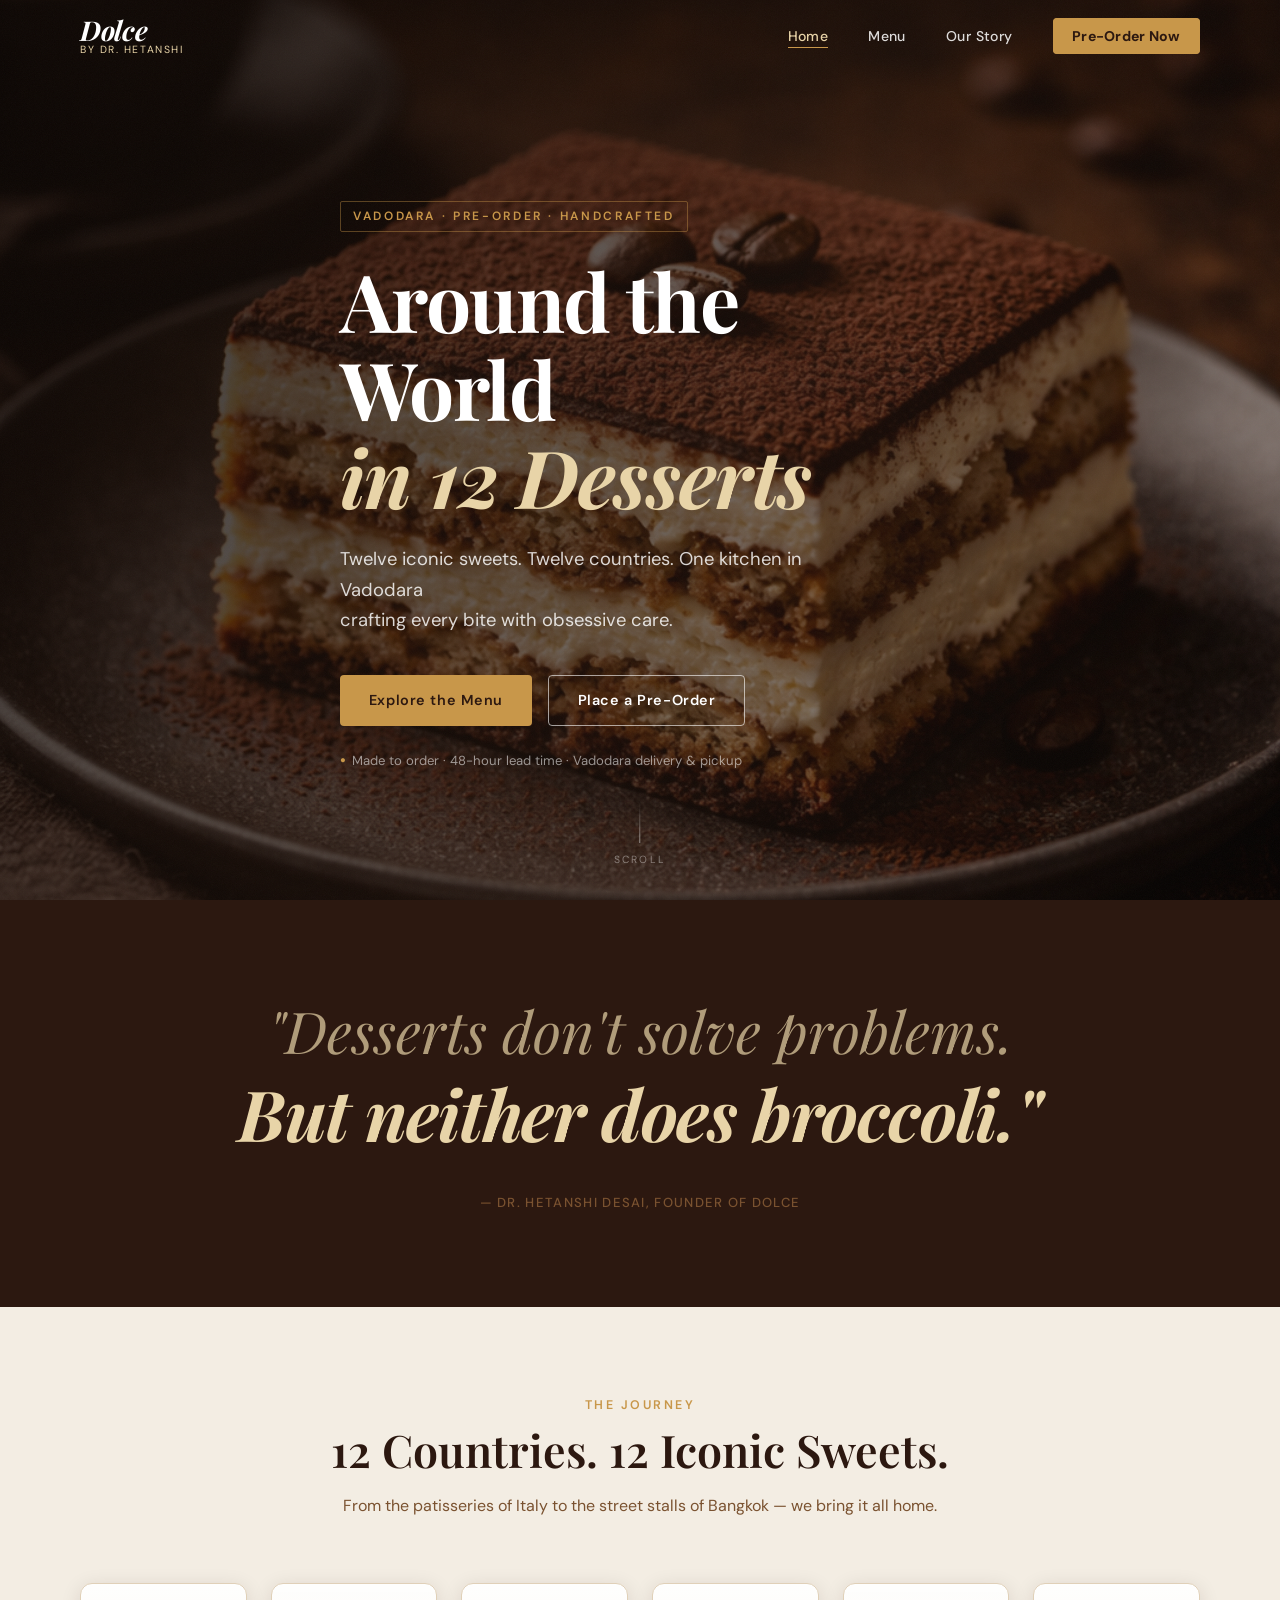
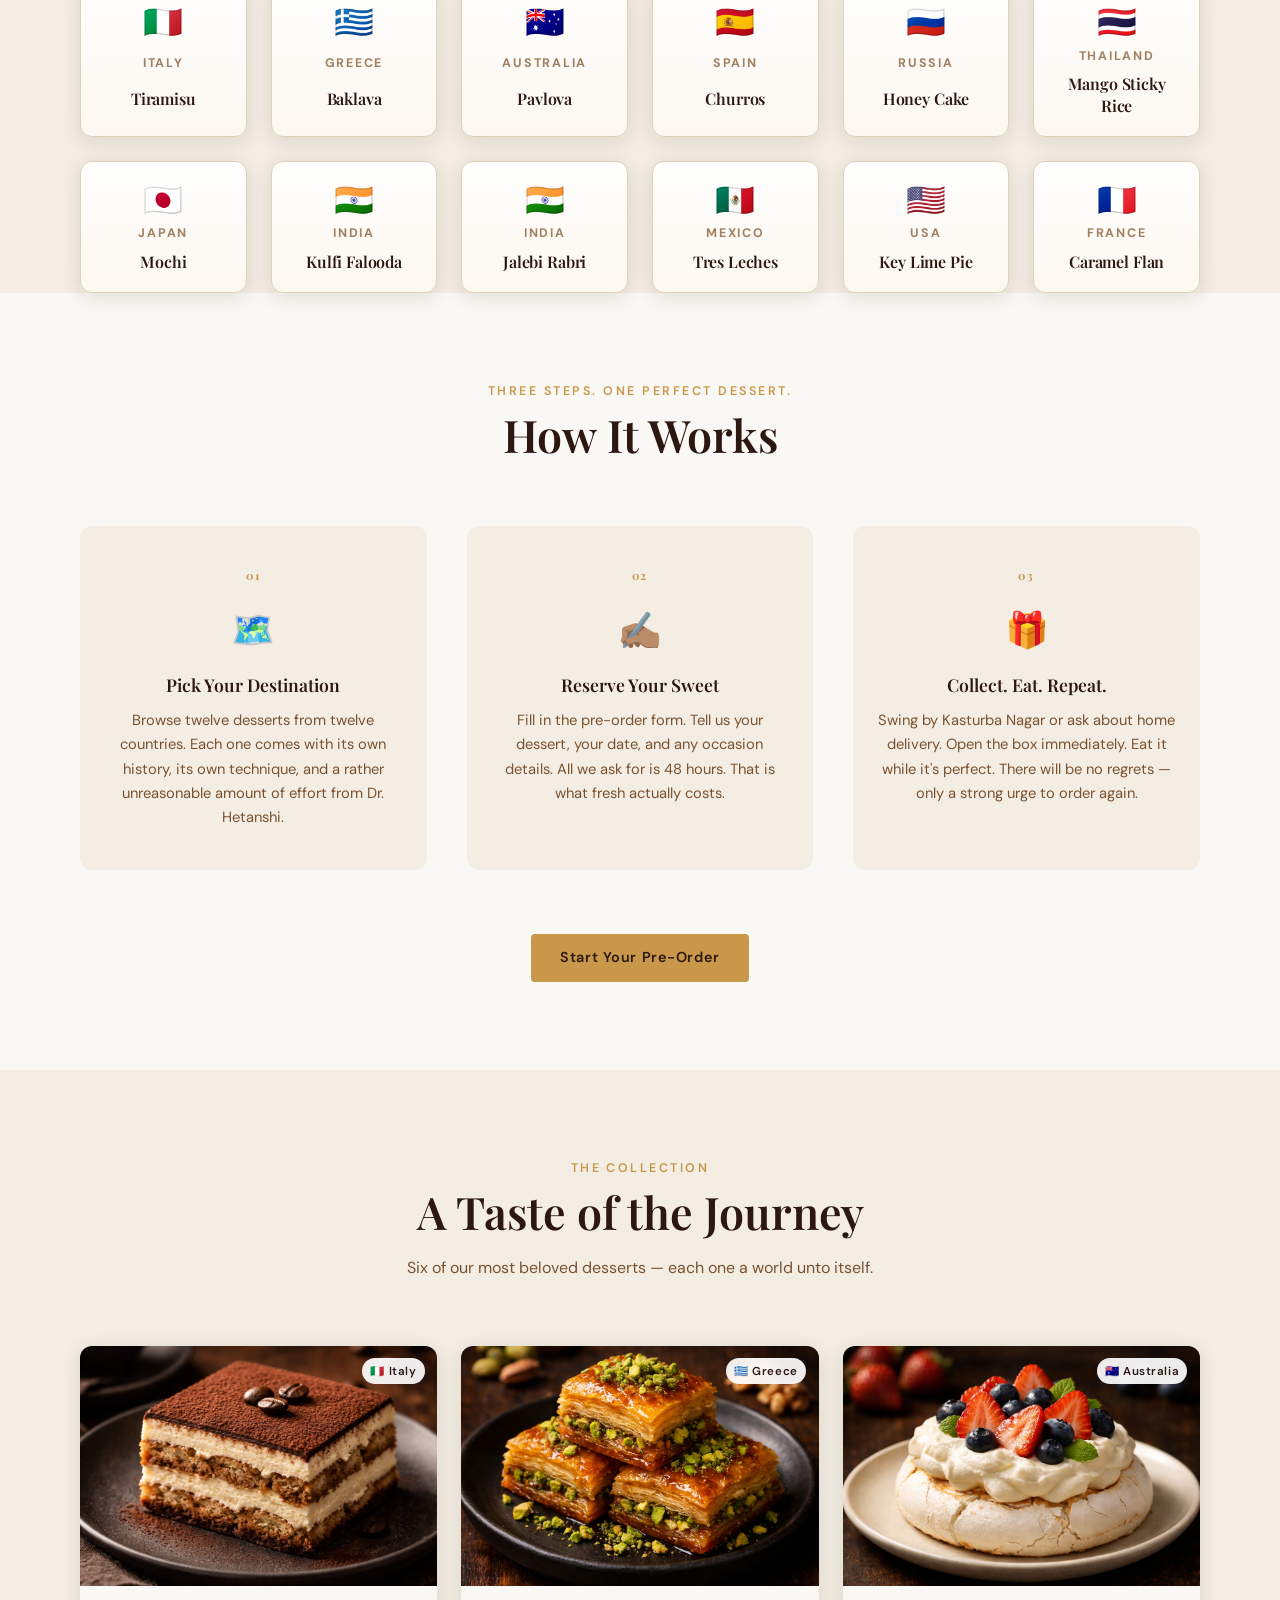
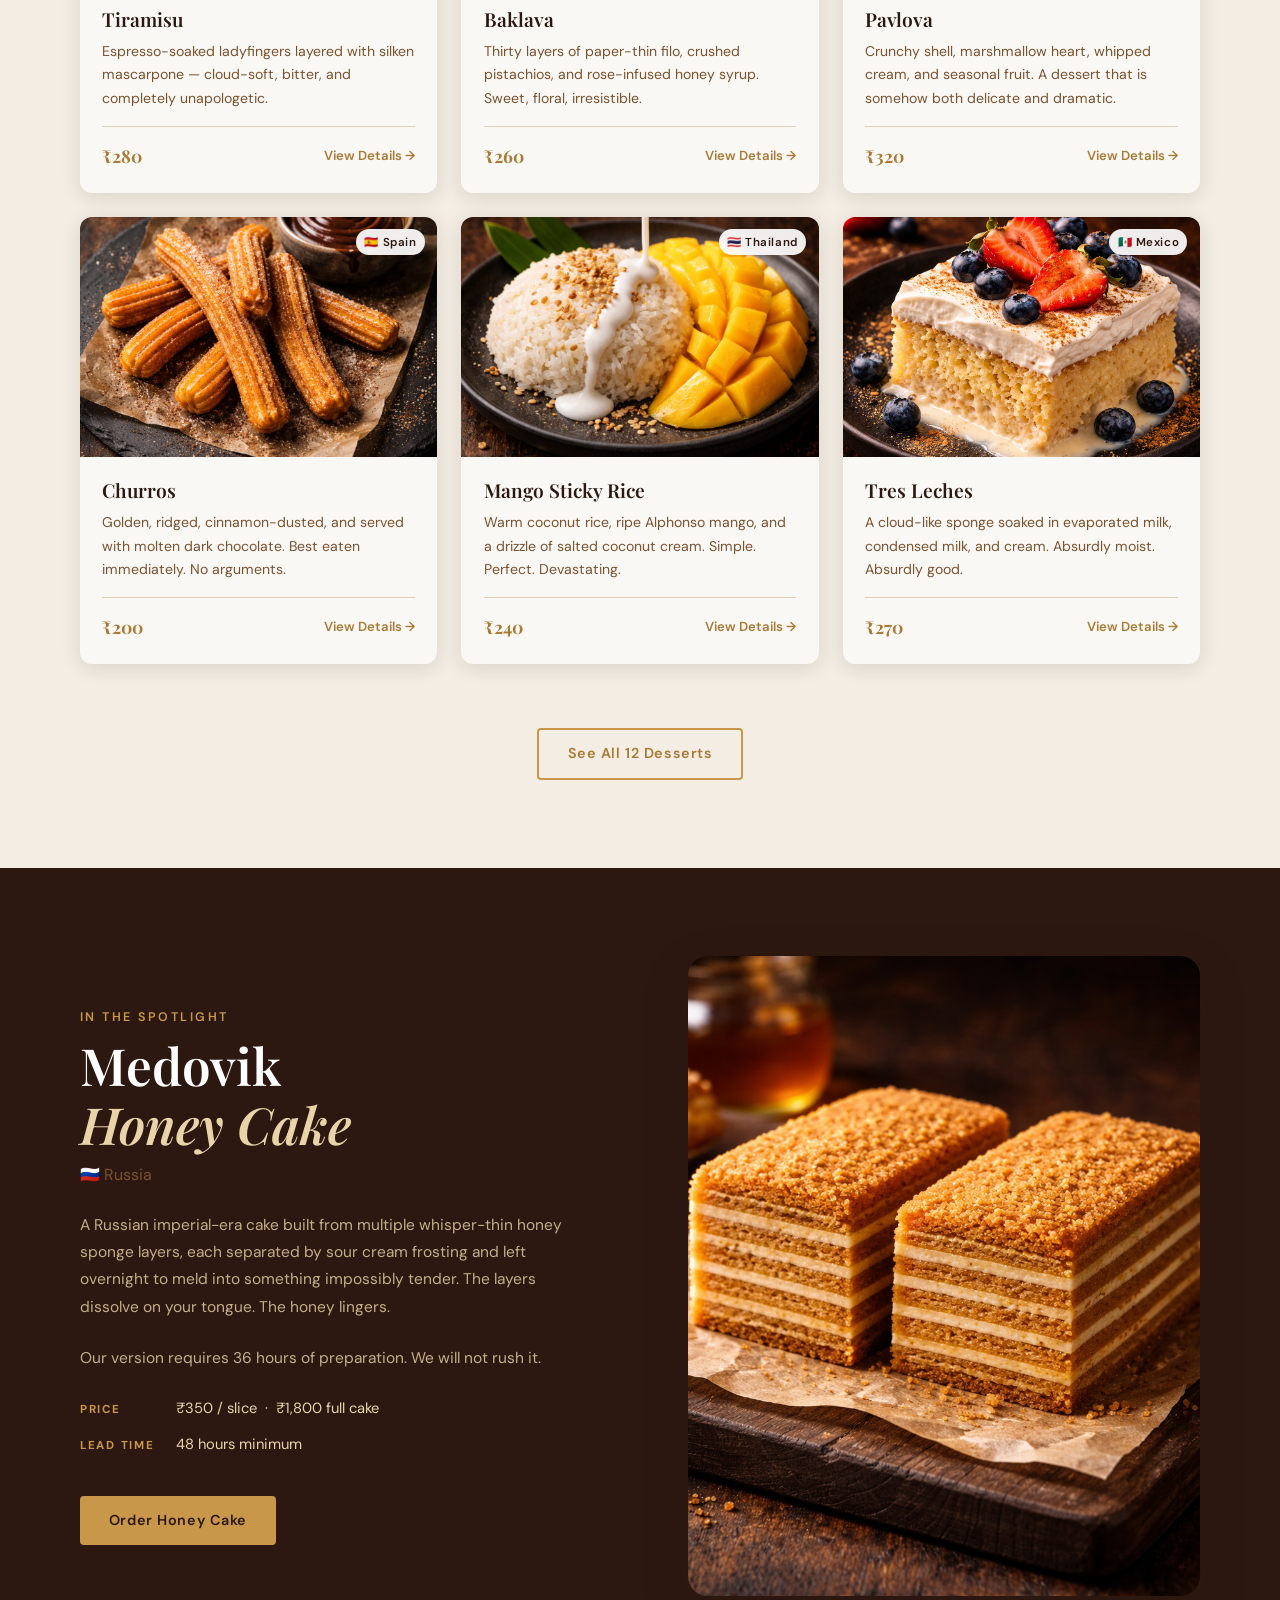
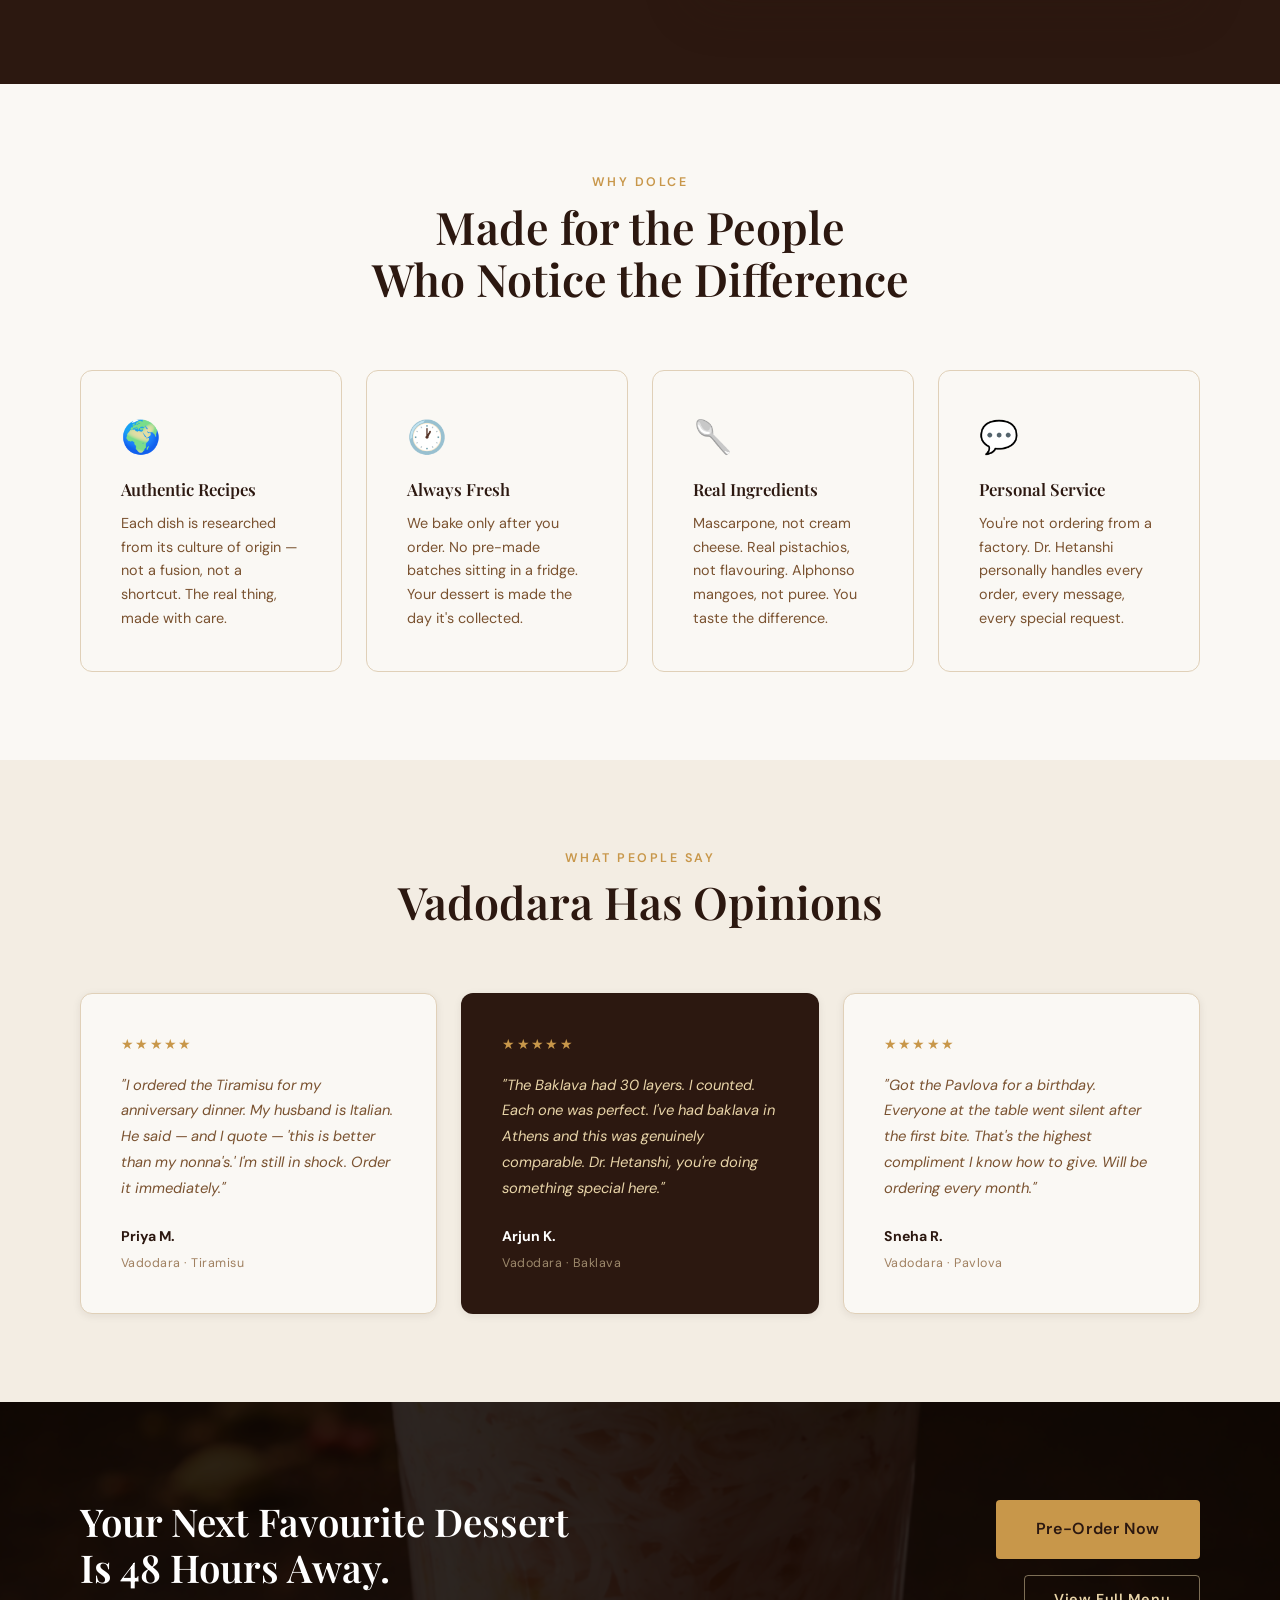
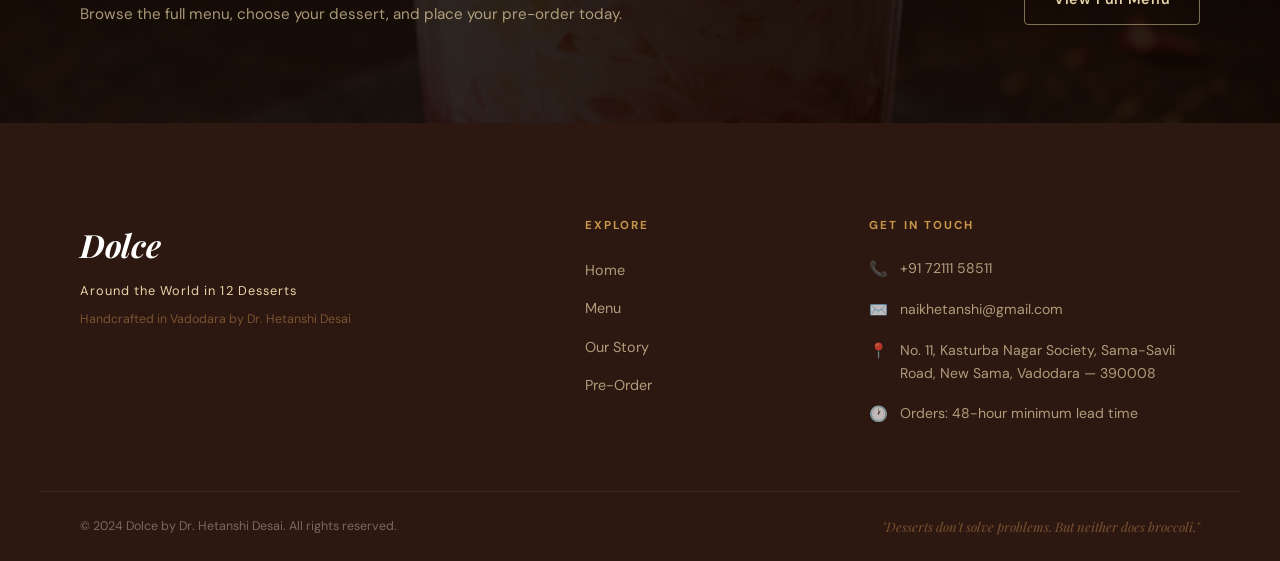
<file: index.html>
<!DOCTYPE html>
<html lang="en">
<head>
  <meta charset="UTF-8" />
  <meta name="viewport" content="width=device-width, initial-scale=1.0" />
  <meta name="description" content="Dolce — handcrafted desserts from around the world, made to pre-order in Vadodara. Twelve iconic sweets, one passionate baker." />
  <title>Dolce — Around the World in 12 Desserts</title>
  <link rel="preconnect" href="https://fonts.googleapis.com" />
  <link rel="preconnect" href="https://fonts.gstatic.com" crossorigin />
  <link href="https://fonts.googleapis.com/css2?family=Playfair+Display:ital,wght@0,400;0,600;0,700;1,400;1,600&family=DM+Sans:wght@300;400;500;600&display=swap" rel="stylesheet" />
  <link rel="stylesheet" href="./style.css?v=20260417a" />
</head>
<body>

  <!-- ============================================================
       HEADER / NAV
  ============================================================ -->
  <header class="site-header" id="site-header">
    <div class="container header-inner">
      <a href="./index.html" class="logo" aria-label="Dolce — home">
        <span class="logo-script">Dolce</span>
        <span class="logo-tagline">by Dr. Hetanshi</span>
      </a>

      <button class="hamburger" id="hamburger" aria-label="Open navigation menu" aria-expanded="false" aria-controls="primary-nav">
        <span class="hamburger-bar"></span>
        <span class="hamburger-bar"></span>
        <span class="hamburger-bar"></span>
      </button>

      <nav class="primary-nav" id="primary-nav" aria-label="Primary navigation">
        <ul class="nav-list">
          <li><a href="./index.html" class="nav-link active">Home</a></li>
          <li><a href="./menu.html" class="nav-link">Menu</a></li>
          <li><a href="./about.html" class="nav-link">Our Story</a></li>
          <li><a href="./contact.html" class="nav-link nav-cta">Pre-Order Now</a></li>
        </ul>
      </nav>
    </div>
  </header>

  <main id="main-content">

    <!-- ============================================================
         HERO — full viewport, single image, overlay
         Fixes the collage overflow bug: no height:100vh on a grid child
    ============================================================ -->
    <section class="hero" aria-label="Welcome to Dolce">
      <!-- Crossfade background slides — JS rotates .hero-slide--active -->
      <div class="hero-slide hero-slide--active" aria-hidden="true"></div>
      <div class="hero-slide" aria-hidden="true"></div>
      <div class="hero-slide" aria-hidden="true"></div>
      <div class="hero-slide" aria-hidden="true"></div>
      <div class="hero-overlay" aria-hidden="true"></div>
      <div class="hero-content container">
        <p class="eyebrow-tag">Vadodara · Pre-Order · Handcrafted</p>
        <h1 class="hero-headline">
          Around the World<br />
          <em>in 12 Desserts</em>
        </h1>
        <p class="hero-subline">
          Twelve iconic sweets. Twelve countries. One kitchen in Vadodara<br class="hide-mobile" />
          crafting every bite with obsessive care.
        </p>
        <div class="hero-actions">
          <a href="./menu.html" class="btn btn-primary">Explore the Menu</a>
          <a href="./contact.html" class="btn btn-ghost">Place a Pre-Order</a>
        </div>
        <p class="hero-note">
          <span class="hero-note-dot" aria-hidden="true">●</span>
          Made to order · 48-hour lead time · Vadodara delivery &amp; pickup
        </p>
      </div>
      <div class="hero-scroll-hint" aria-hidden="true">
        <span class="scroll-line"></span>
        <span class="scroll-text">Scroll</span>
      </div>
    </section>

    <!-- ============================================================
         PHILOSOPHY STRIP
    ============================================================ -->
    <section class="philosophy-strip" aria-label="Our philosophy">
      <div class="container">
        <blockquote class="philosophy-quote philosophy-quote--full">
          <p class="philosophy-quote-line1">"Desserts don't solve problems.</p>
          <p class="philosophy-quote-line2">But neither does broccoli."</p>
          <footer class="philosophy-attribution">— Dr. Hetanshi Desai, Founder of Dolce</footer>
        </blockquote>
      </div>
    </section>

    <!-- ============================================================
         COUNTRY GRID — 12 countries, 12 desserts
    ============================================================ -->
    <section class="globe-section" aria-label="Twelve countries, twelve desserts">
      <div class="container">
        <div class="section-header">
          <p class="section-eyebrow">The Journey</p>
          <h2 class="section-title">12 Countries. 12 Iconic Sweets.</h2>
          <p class="section-subtitle">From the patisseries of Italy to the street stalls of Bangkok — we bring it all home.</p>
        </div>
      </div>

      <div class="container">
        <ol class="globe-list globe-list--grid" aria-label="List of twelve desserts by country">
          <li class="globe-item"><span class="globe-flag" aria-hidden="true">🇮🇹</span><span class="globe-country">Italy</span><span class="globe-dish">Tiramisu</span></li>
          <li class="globe-item"><span class="globe-flag" aria-hidden="true">🇬🇷</span><span class="globe-country">Greece</span><span class="globe-dish">Baklava</span></li>
          <li class="globe-item"><span class="globe-flag" aria-hidden="true">🇦🇺</span><span class="globe-country">Australia</span><span class="globe-dish">Pavlova</span></li>
          <li class="globe-item"><span class="globe-flag" aria-hidden="true">🇪🇸</span><span class="globe-country">Spain</span><span class="globe-dish">Churros</span></li>
          <li class="globe-item"><span class="globe-flag" aria-hidden="true">🇷🇺</span><span class="globe-country">Russia</span><span class="globe-dish">Honey Cake</span></li>
          <li class="globe-item"><span class="globe-flag" aria-hidden="true">🇹🇭</span><span class="globe-country">Thailand</span><span class="globe-dish">Mango Sticky Rice</span></li>
          <li class="globe-item"><span class="globe-flag" aria-hidden="true">🇯🇵</span><span class="globe-country">Japan</span><span class="globe-dish">Mochi</span></li>
          <li class="globe-item"><span class="globe-flag" aria-hidden="true">🇮🇳</span><span class="globe-country">India</span><span class="globe-dish">Kulfi Falooda</span></li>
          <li class="globe-item"><span class="globe-flag" aria-hidden="true">🇮🇳</span><span class="globe-country">India</span><span class="globe-dish">Jalebi Rabri</span></li>
          <li class="globe-item"><span class="globe-flag" aria-hidden="true">🇲🇽</span><span class="globe-country">Mexico</span><span class="globe-dish">Tres Leches</span></li>
          <li class="globe-item"><span class="globe-flag" aria-hidden="true">🇺🇸</span><span class="globe-country">USA</span><span class="globe-dish">Key Lime Pie</span></li>
          <li class="globe-item"><span class="globe-flag" aria-hidden="true">🇫🇷</span><span class="globe-country">France</span><span class="globe-dish">Caramel Flan</span></li>
        </ol>
      </div>
    </section>

    <!-- ============================================================
         HOW IT WORKS
    ============================================================ -->
    <section class="how-it-works" aria-label="How to place an order">
      <div class="container">
        <div class="section-header">
          <p class="section-eyebrow">Three Steps. One Perfect Dessert.</p>
          <h2 class="section-title">How It Works</h2>
        </div>
        <ol class="steps-list" aria-label="Order process steps">
          <li class="step-item">
            <div class="step-number" aria-hidden="true">01</div>
            <div class="step-icon" aria-hidden="true">🗺️</div>
            <h3 class="step-title">Pick Your Destination</h3>
            <p class="step-desc">Browse twelve desserts from twelve countries. Each one comes with its own history, its own technique, and a rather unreasonable amount of effort from Dr. Hetanshi.</p>
          </li>
          <li class="step-item">
            <div class="step-number" aria-hidden="true">02</div>
            <div class="step-icon" aria-hidden="true">✍🏽</div>
            <h3 class="step-title">Reserve Your Sweet</h3>
            <p class="step-desc">Fill in the pre-order form. Tell us your dessert, your date, and any occasion details. All we ask for is 48 hours. That is what fresh actually costs.</p>
          </li>
          <li class="step-item">
            <div class="step-number" aria-hidden="true">03</div>
            <div class="step-icon" aria-hidden="true">🎁</div>
            <h3 class="step-title">Collect. Eat. Repeat.</h3>
            <p class="step-desc">Swing by Kasturba Nagar or ask about home delivery. Open the box immediately. Eat it while it's perfect. There will be no regrets — only a strong urge to order again.</p>
          </li>
        </ol>
        <div class="how-cta">
          <a href="./contact.html" class="btn btn-primary">Start Your Pre-Order</a>
        </div>
      </div>
    </section>

    <!-- ============================================================
         FEATURED DISHES GRID
    ============================================================ -->
    <section class="featured-section" aria-label="Featured desserts">
      <div class="container">
        <div class="section-header">
          <p class="section-eyebrow">The Collection</p>
          <h2 class="section-title">A Taste of the Journey</h2>
          <p class="section-subtitle">Six of our most beloved desserts — each one a world unto itself.</p>
        </div>
        <div class="dishes-grid">

          <article class="dish-card">
            <div class="dish-card-img-wrap">
              <img src="./dish-tiramisu.jpg" alt="Dolce Tiramisu — layers of espresso-soaked ladyfingers and mascarpone cream, dusted with cocoa" class="dish-card-img" loading="lazy" />
              <span class="dish-country-badge">🇮🇹 Italy</span>
            </div>
            <div class="dish-card-body">
              <h3 class="dish-card-name">Tiramisu</h3>
              <p class="dish-card-desc">Espresso-soaked ladyfingers layered with silken mascarpone — cloud-soft, bitter, and completely unapologetic.</p>
              <div class="dish-card-footer">
                <span class="dish-card-price">₹280</span>
                <a href="./menu.html#tiramisu" class="dish-card-link">View Details →</a>
              </div>
            </div>
          </article>

          <article class="dish-card">
            <div class="dish-card-img-wrap">
              <img src="./dish-baklava.jpg" alt="Dolce Baklava — golden filo pastry with pistachios, soaked in rose-honey syrup" class="dish-card-img" loading="lazy" />
              <span class="dish-country-badge">🇬🇷 Greece</span>
            </div>
            <div class="dish-card-body">
              <h3 class="dish-card-name">Baklava</h3>
              <p class="dish-card-desc">Thirty layers of paper-thin filo, crushed pistachios, and rose-infused honey syrup. Sweet, floral, irresistible.</p>
              <div class="dish-card-footer">
                <span class="dish-card-price">₹260</span>
                <a href="./menu.html#baklava" class="dish-card-link">View Details →</a>
              </div>
            </div>
          </article>

          <article class="dish-card">
            <div class="dish-card-img-wrap">
              <img src="./dish-pavlova.jpg" alt="Dolce Pavlova — crisp meringue base topped with whipped cream and seasonal fruit" class="dish-card-img" loading="lazy" />
              <span class="dish-country-badge">🇦🇺 Australia</span>
            </div>
            <div class="dish-card-body">
              <h3 class="dish-card-name">Pavlova</h3>
              <p class="dish-card-desc">Crunchy shell, marshmallow heart, whipped cream, and seasonal fruit. A dessert that is somehow both delicate and dramatic.</p>
              <div class="dish-card-footer">
                <span class="dish-card-price">₹320</span>
                <a href="./menu.html#pavlova" class="dish-card-link">View Details →</a>
              </div>
            </div>
          </article>

          <article class="dish-card">
            <div class="dish-card-img-wrap">
              <img src="./dish-churros.jpg" alt="Dolce Churros — golden fried dough dusted with cinnamon sugar, served with chocolate dipping sauce" class="dish-card-img" loading="lazy" />
              <span class="dish-country-badge">🇪🇸 Spain</span>
            </div>
            <div class="dish-card-body">
              <h3 class="dish-card-name">Churros</h3>
              <p class="dish-card-desc">Golden, ridged, cinnamon-dusted, and served with molten dark chocolate. Best eaten immediately. No arguments.</p>
              <div class="dish-card-footer">
                <span class="dish-card-price">₹200</span>
                <a href="./menu.html#churros" class="dish-card-link">View Details →</a>
              </div>
            </div>
          </article>

          <article class="dish-card">
            <div class="dish-card-img-wrap">
              <img src="./dish-mango-sticky-rice.jpg" alt="Dolce Mango Sticky Rice — warm coconut sticky rice alongside ripe Alphonso mango slices" class="dish-card-img" loading="lazy" />
              <span class="dish-country-badge">🇹🇭 Thailand</span>
            </div>
            <div class="dish-card-body">
              <h3 class="dish-card-name">Mango Sticky Rice</h3>
              <p class="dish-card-desc">Warm coconut rice, ripe Alphonso mango, and a drizzle of salted coconut cream. Simple. Perfect. Devastating.</p>
              <div class="dish-card-footer">
                <span class="dish-card-price">₹240</span>
                <a href="./menu.html#mango-sticky-rice" class="dish-card-link">View Details →</a>
              </div>
            </div>
          </article>

          <article class="dish-card">
            <div class="dish-card-img-wrap">
              <img src="./dish-tres-leches.jpg" alt="Dolce Tres Leches — ultra-moist sponge soaked in three milks, topped with whipped cream" class="dish-card-img" loading="lazy" />
              <span class="dish-country-badge">🇲🇽 Mexico</span>
            </div>
            <div class="dish-card-body">
              <h3 class="dish-card-name">Tres Leches</h3>
              <p class="dish-card-desc">A cloud-like sponge soaked in evaporated milk, condensed milk, and cream. Absurdly moist. Absurdly good.</p>
              <div class="dish-card-footer">
                <span class="dish-card-price">₹270</span>
                <a href="./menu.html#tres-leches" class="dish-card-link">View Details →</a>
              </div>
            </div>
          </article>

        </div>
        <div class="featured-cta">
          <a href="./menu.html" class="btn btn-outline">See All 12 Desserts</a>
        </div>
      </div>
    </section>

    <!-- ============================================================
         SPOTLIGHT — Honey Cake
    ============================================================ -->
    <section class="spotlight-section" aria-label="Dessert spotlight">
      <div class="container spotlight-inner">
        <div class="spotlight-text-col">
          <p class="section-eyebrow spotlight-eyebrow">In the Spotlight</p>
          <h2 class="spotlight-title">Medovik<br /><em>Honey Cake</em></h2>
          <p class="spotlight-origin">🇷🇺 Russia</p>
          <p class="spotlight-desc">
            A Russian imperial-era cake built from multiple whisper-thin honey sponge layers,
            each separated by sour cream frosting and left overnight to meld into something
            impossibly tender. The layers dissolve on your tongue. The honey lingers.
          </p>
          <p class="spotlight-desc">
            Our version requires 36 hours of preparation. We will not rush it.
          </p>
          <div class="spotlight-meta">
            <div class="spotlight-meta-item">
              <span class="spotlight-meta-label">Price</span>
              <span class="spotlight-meta-value">₹350 / slice &nbsp;·&nbsp; ₹1,800 full cake</span>
            </div>
            <div class="spotlight-meta-item">
              <span class="spotlight-meta-label">Lead Time</span>
              <span class="spotlight-meta-value">48 hours minimum</span>
            </div>
          </div>
          <a href="./contact.html" class="btn btn-primary">Order Honey Cake</a>
        </div>
        <div class="spotlight-image-col">
          <div class="spotlight-img-frame">
            <img src="./dish-honey-cake.jpg" alt="Dolce Honey Cake — tall stack of thin honey sponge layers with sour cream frosting, dusted with crumbs" class="spotlight-img" loading="lazy" />
          </div>
        </div>
      </div>
    </section>

    <!-- ============================================================
         PROMISE SECTION
    ============================================================ -->
    <section class="promise-section" aria-label="Our promises to you">
      <div class="container">
        <div class="section-header">
          <p class="section-eyebrow">Why Dolce</p>
          <h2 class="section-title">Made for the People<br />Who Notice the Difference</h2>
        </div>
        <div class="promise-grid">
          <div class="promise-card">
            <div class="promise-icon" aria-hidden="true">🌍</div>
            <h3 class="promise-title">Authentic Recipes</h3>
            <p class="promise-desc">Each dish is researched from its culture of origin — not a fusion, not a shortcut. The real thing, made with care.</p>
          </div>
          <div class="promise-card">
            <div class="promise-icon" aria-hidden="true">🕐</div>
            <h3 class="promise-title">Always Fresh</h3>
            <p class="promise-desc">We bake only after you order. No pre-made batches sitting in a fridge. Your dessert is made the day it's collected.</p>
          </div>
          <div class="promise-card">
            <div class="promise-icon" aria-hidden="true">🥄</div>
            <h3 class="promise-title">Real Ingredients</h3>
            <p class="promise-desc">Mascarpone, not cream cheese. Real pistachios, not flavouring. Alphonso mangoes, not puree. You taste the difference.</p>
          </div>
          <div class="promise-card">
            <div class="promise-icon" aria-hidden="true">💬</div>
            <h3 class="promise-title">Personal Service</h3>
            <p class="promise-desc">You're not ordering from a factory. Dr. Hetanshi personally handles every order, every message, every special request.</p>
          </div>
        </div>
      </div>
    </section>

    <!-- ============================================================
         TESTIMONIALS
    ============================================================ -->
    <section class="testimonials-section" aria-label="Customer reviews">
      <div class="container">
        <div class="section-header">
          <p class="section-eyebrow">What People Say</p>
          <h2 class="section-title">Vadodara Has Opinions</h2>
        </div>
        <div class="testimonials-grid">

          <article class="testimonial-card">
            <div class="testimonial-stars" aria-label="Five stars">★★★★★</div>
            <blockquote class="testimonial-quote">
              "I ordered the Tiramisu for my anniversary dinner. My husband is Italian. He said — and I quote —
              'this is better than my nonna's.' I'm still in shock. Order it immediately."
            </blockquote>
            <footer class="testimonial-author">
              <span class="testimonial-name">Priya M.</span>
              <span class="testimonial-detail">Vadodara · Tiramisu</span>
            </footer>
          </article>

          <article class="testimonial-card testimonial-card--featured">
            <div class="testimonial-stars" aria-label="Five stars">★★★★★</div>
            <blockquote class="testimonial-quote">
              "The Baklava had 30 layers. I counted. Each one was perfect.
              I've had baklava in Athens and this was genuinely comparable.
              Dr. Hetanshi, you're doing something special here."
            </blockquote>
            <footer class="testimonial-author">
              <span class="testimonial-name">Arjun K.</span>
              <span class="testimonial-detail">Vadodara · Baklava</span>
            </footer>
          </article>

          <article class="testimonial-card">
            <div class="testimonial-stars" aria-label="Five stars">★★★★★</div>
            <blockquote class="testimonial-quote">
              "Got the Pavlova for a birthday. Everyone at the table went silent after the first bite.
              That's the highest compliment I know how to give. Will be ordering every month."
            </blockquote>
            <footer class="testimonial-author">
              <span class="testimonial-name">Sneha R.</span>
              <span class="testimonial-detail">Vadodara · Pavlova</span>
            </footer>
          </article>

        </div>
      </div>
    </section>

    <!-- ============================================================
         FINAL CTA STRIP
    ============================================================ -->
    <section class="cta-strip" aria-label="Call to action">
      <div class="container cta-strip-inner">
        <div class="cta-strip-text">
          <h2 class="cta-strip-headline">Your Next Favourite Dessert<br />Is 48 Hours Away.</h2>
          <p class="cta-strip-sub">Browse the full menu, choose your dessert, and place your pre-order today.</p>
        </div>
        <div class="cta-strip-actions">
          <a href="./contact.html" class="btn btn-primary btn-lg">Pre-Order Now</a>
          <a href="./menu.html" class="btn btn-ghost-light">View Full Menu</a>
        </div>
      </div>
    </section>

  </main>

  <!-- ============================================================
       FOOTER
  ============================================================ -->
  <footer class="site-footer" role="contentinfo">
    <div class="container footer-inner">
      <div class="footer-brand">
        <a href="./index.html" class="footer-logo" aria-label="Dolce home">
          <span class="logo-script">Dolce</span>
        </a>
        <p class="footer-tagline">Around the World in 12 Desserts</p>
        <p class="footer-made">Handcrafted in Vadodara by Dr. Hetanshi Desai</p>
      </div>

      <nav class="footer-nav" aria-label="Footer navigation">
        <h3 class="footer-nav-title">Explore</h3>
        <ul class="footer-nav-list">
          <li><a href="./index.html" class="footer-nav-link">Home</a></li>
          <li><a href="./menu.html" class="footer-nav-link">Menu</a></li>
          <li><a href="./about.html" class="footer-nav-link">Our Story</a></li>
          <li><a href="./contact.html" class="footer-nav-link">Pre-Order</a></li>
        </ul>
      </nav>

      <address class="footer-contact">
        <h3 class="footer-nav-title">Get in Touch</h3>
        <ul class="footer-contact-list">
          <li>
            <span class="footer-contact-icon" aria-hidden="true">📞</span>
            <a href="tel:+917211158511" class="footer-contact-link">+91 72111 58511</a>
          </li>
          <li>
            <span class="footer-contact-icon" aria-hidden="true">✉️</span>
            <a href="mailto:naikhetanshi@gmail.com" class="footer-contact-link">naikhetanshi@gmail.com</a>
          </li>
          <li>
            <span class="footer-contact-icon" aria-hidden="true">📍</span>
            <span>No. 11, Kasturba Nagar Society, Sama-Savli Road, New Sama, Vadodara — 390008</span>
          </li>
          <li>
            <span class="footer-contact-icon" aria-hidden="true">🕐</span>
            <span>Orders: 48-hour minimum lead time</span>
          </li>
        </ul>
      </address>
    </div>

    <div class="footer-bottom">
      <div class="container footer-bottom-inner">
        <p class="footer-copy">&copy; 2024 Dolce by Dr. Hetanshi Desai. All rights reserved.</p>
        <p class="footer-philosophy">"Desserts don't solve problems. But neither does broccoli."</p>
      </div>
    </div>
  </footer>

  <script src="./main.js?v=20260416b"></script>
</body>
</html>
</file>
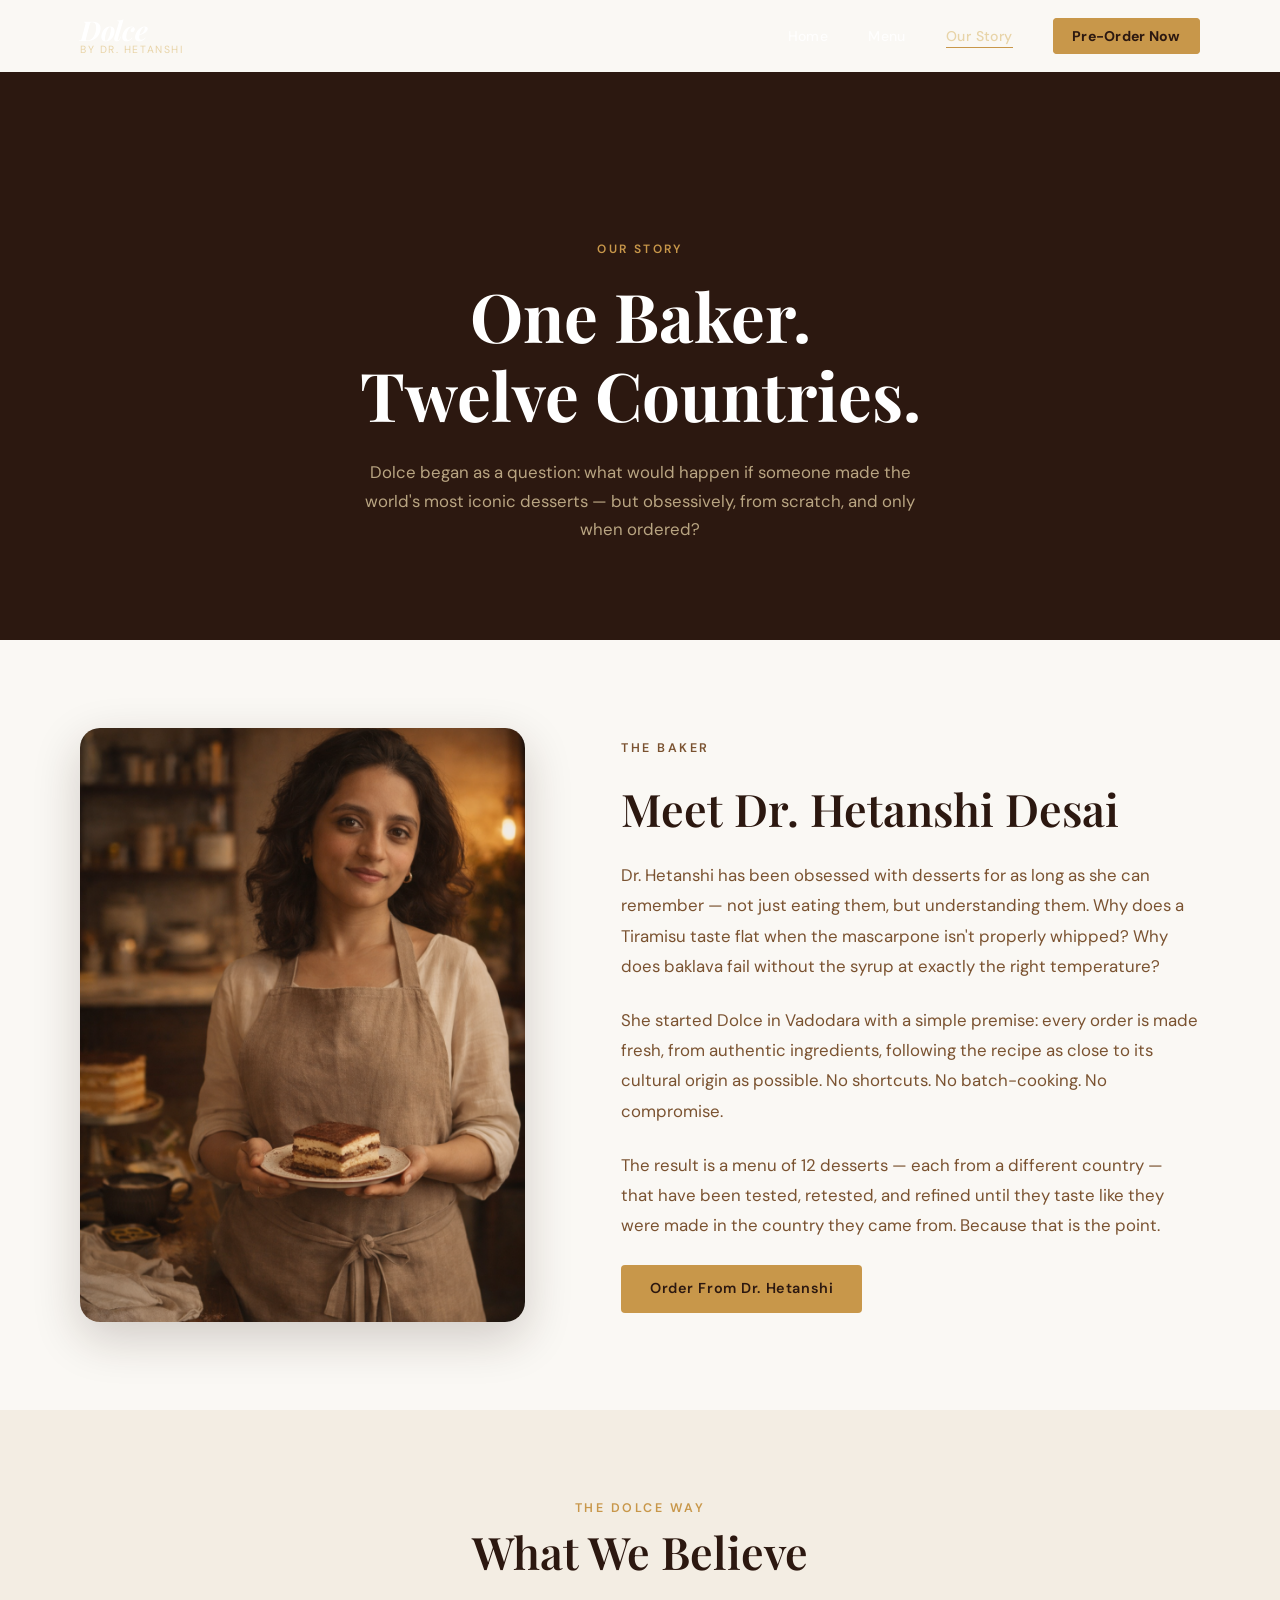
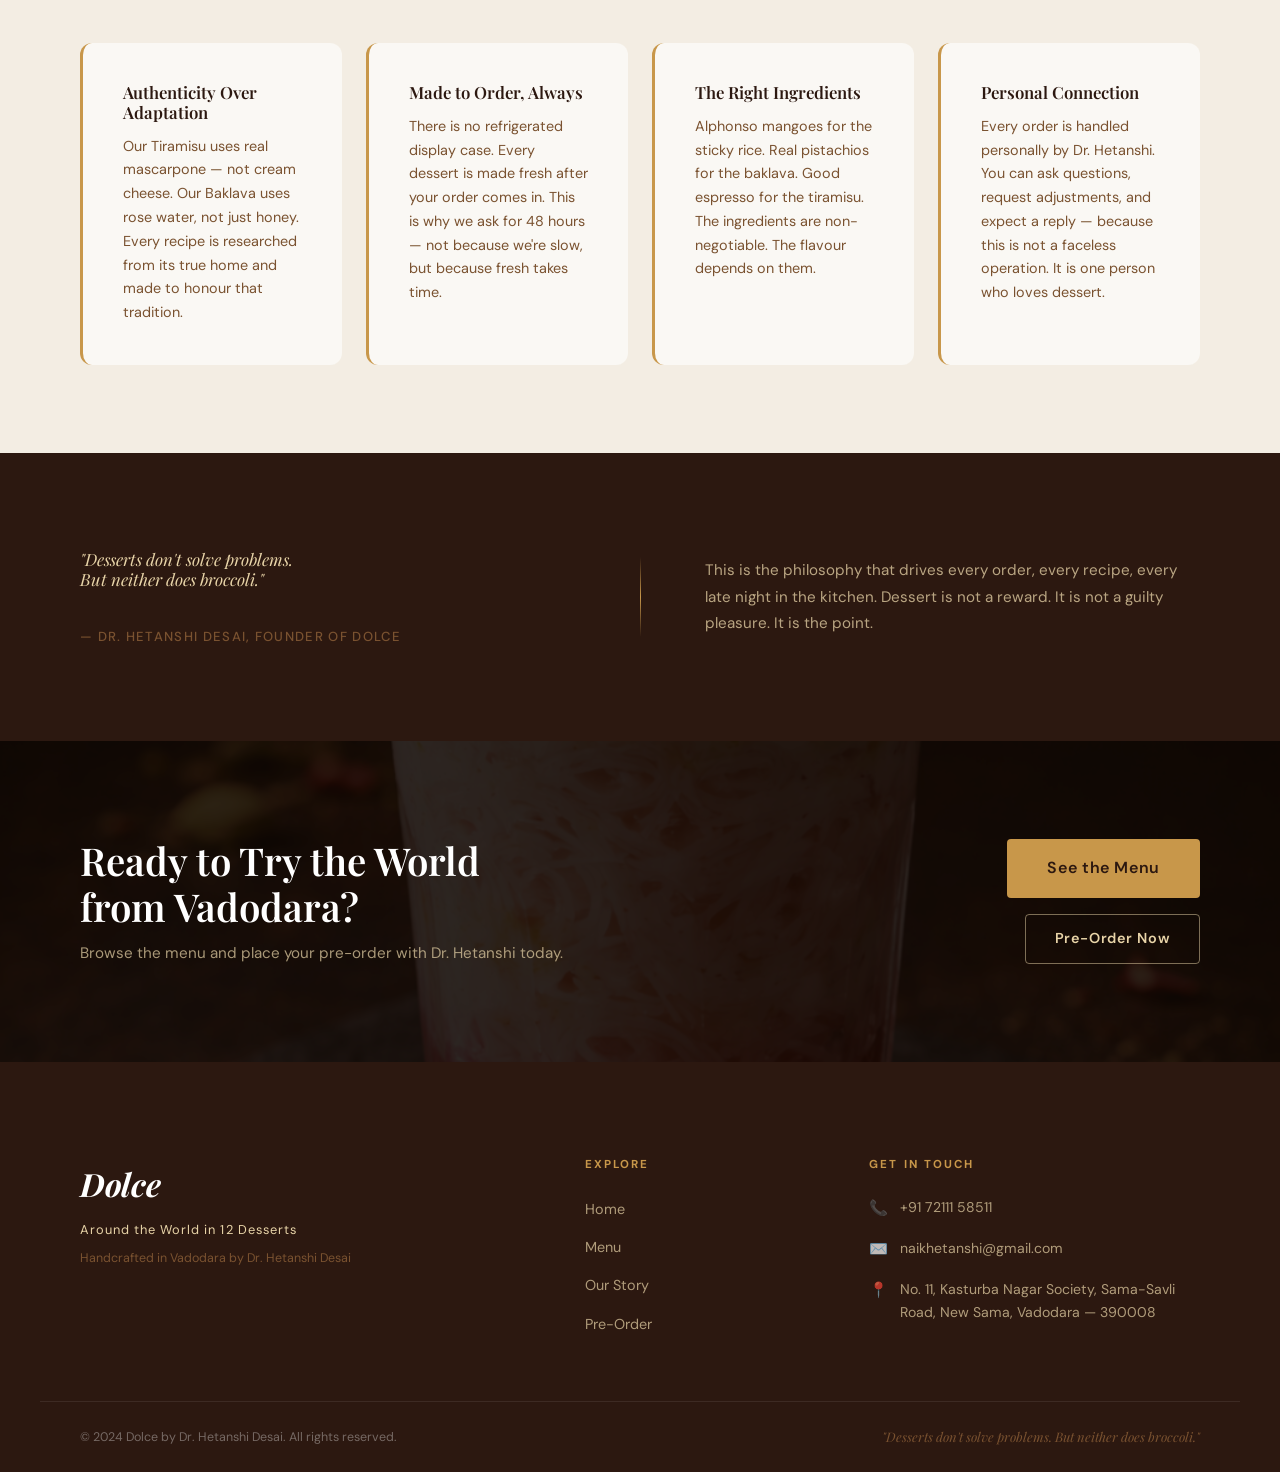
<file: about.html>
<!DOCTYPE html>
<html lang="en">
<head>
  <meta charset="UTF-8" />
  <meta name="viewport" content="width=device-width, initial-scale=1.0" />
  <meta name="description" content="Meet Dr. Hetanshi Desai — the baker behind Dolce. Her story, her philosophy, and why she bakes for you." />
  <title>Our Story — Dolce by Dr. Hetanshi</title>
  <link rel="preconnect" href="https://fonts.googleapis.com" />
  <link rel="preconnect" href="https://fonts.gstatic.com" crossorigin />
  <link href="https://fonts.googleapis.com/css2?family=Playfair+Display:ital,wght@0,400;0,600;0,700;1,400;1,600&family=DM+Sans:wght@300;400;500;600&display=swap" rel="stylesheet" />
  <link rel="stylesheet" href="./style.css?v=20260417a" />
</head>
<body>

  <header class="site-header scrolled" id="site-header">
    <div class="container header-inner">
      <a href="./index.html" class="logo" aria-label="Dolce — home">
        <span class="logo-script">Dolce</span>
        <span class="logo-tagline">by Dr. Hetanshi</span>
      </a>
      <button class="hamburger" id="hamburger" aria-label="Open navigation menu" aria-expanded="false" aria-controls="primary-nav">
        <span class="hamburger-bar"></span>
        <span class="hamburger-bar"></span>
        <span class="hamburger-bar"></span>
      </button>
      <nav class="primary-nav" id="primary-nav" aria-label="Primary navigation">
        <ul class="nav-list">
          <li><a href="./index.html" class="nav-link">Home</a></li>
          <li><a href="./menu.html" class="nav-link">Menu</a></li>
          <li><a href="./about.html" class="nav-link active">Our Story</a></li>
          <li><a href="./contact.html" class="nav-link nav-cta">Pre-Order Now</a></li>
        </ul>
      </nav>
    </div>
  </header>

  <main id="main-content">

    <!-- Page Hero -->
    <section class="page-hero" aria-label="About Dolce">
      <div class="container">
        <span class="page-hero-eyebrow">Our Story</span>
        <h1 class="page-hero-title">One Baker.<br />Twelve Countries.</h1>
        <p class="page-hero-sub">
          Dolce began as a question: what would happen if someone made the world's most iconic
          desserts — but obsessively, from scratch, and only when ordered?
        </p>
      </div>
    </section>

    <!-- Founder Section -->
    <section class="about-founder" aria-label="About the founder">
      <div class="container about-founder-inner">
        <div class="about-founder-img-wrap">
          <img src="./founder.jpg" alt="Dr. Hetanshi Desai, founder of Dolce, in her kitchen in Vadodara" class="about-founder-img" />
        </div>
        <div class="about-text">
          <p class="section-eyebrow">The Baker</p>
          <h2>Meet Dr. Hetanshi Desai</h2>
          <p>
            Dr. Hetanshi has been obsessed with desserts for as long as she can remember — not just eating them,
            but understanding them. Why does a Tiramisu taste flat when the mascarpone isn't properly whipped?
            Why does baklava fail without the syrup at exactly the right temperature?
          </p>
          <p>
            She started Dolce in Vadodara with a simple premise: every order is made fresh, from
            authentic ingredients, following the recipe as close to its cultural origin as possible.
            No shortcuts. No batch-cooking. No compromise.
          </p>
          <p>
            The result is a menu of 12 desserts — each from a different country — that have been
            tested, retested, and refined until they taste like they were made in the country they
            came from. Because that is the point.
          </p>
          <a href="./contact.html" class="btn btn-primary">Order From Dr. Hetanshi</a>
        </div>
      </div>
    </section>

    <!-- Values -->
    <section class="about-values" aria-label="Our values and approach">
      <div class="container">
        <div class="section-header">
          <p class="section-eyebrow">The Dolce Way</p>
          <h2 class="section-title">What We Believe</h2>
        </div>
        <div class="about-values-grid">
          <div class="about-value-card">
            <h3 class="about-value-title">Authenticity Over Adaptation</h3>
            <p class="about-value-desc">
              Our Tiramisu uses real mascarpone — not cream cheese. Our Baklava uses rose water, not
              just honey. Every recipe is researched from its true home and made to honour that tradition.
            </p>
          </div>
          <div class="about-value-card">
            <h3 class="about-value-title">Made to Order, Always</h3>
            <p class="about-value-desc">
              There is no refrigerated display case. Every dessert is made fresh after your order comes in.
              This is why we ask for 48 hours — not because we're slow, but because fresh takes time.
            </p>
          </div>
          <div class="about-value-card">
            <h3 class="about-value-title">The Right Ingredients</h3>
            <p class="about-value-desc">
              Alphonso mangoes for the sticky rice. Real pistachios for the baklava. Good espresso for the
              tiramisu. The ingredients are non-negotiable. The flavour depends on them.
            </p>
          </div>
          <div class="about-value-card">
            <h3 class="about-value-title">Personal Connection</h3>
            <p class="about-value-desc">
              Every order is handled personally by Dr. Hetanshi. You can ask questions, request adjustments,
              and expect a reply — because this is not a faceless operation. It is one person who loves dessert.
            </p>
          </div>
        </div>
      </div>
    </section>

    <!-- Philosophy Quote -->
    <section class="philosophy-strip" aria-label="Our philosophy">
      <div class="container philosophy-inner">
        <blockquote class="philosophy-quote">
          <p>"Desserts don't solve problems.</p>
          <p class="philosophy-quote-part2">But neither does broccoli."</p>
          <footer class="philosophy-attribution">— Dr. Hetanshi Desai, Founder of Dolce</footer>
        </blockquote>
        <div class="philosophy-divider" aria-hidden="true"></div>
        <p class="philosophy-body">
          This is the philosophy that drives every order, every recipe, every late night in the kitchen.
          Dessert is not a reward. It is not a guilty pleasure. It is the point.
        </p>
      </div>
    </section>

    <!-- CTA -->
    <section class="cta-strip" aria-label="Place your order">
      <div class="container cta-strip-inner">
        <div class="cta-strip-text">
          <h2 class="cta-strip-headline">Ready to Try the World<br />from Vadodara?</h2>
          <p class="cta-strip-sub">Browse the menu and place your pre-order with Dr. Hetanshi today.</p>
        </div>
        <div class="cta-strip-actions">
          <a href="./menu.html" class="btn btn-primary btn-lg">See the Menu</a>
          <a href="./contact.html" class="btn btn-ghost-light">Pre-Order Now</a>
        </div>
      </div>
    </section>

  </main>

  <footer class="site-footer" role="contentinfo">
    <div class="container footer-inner">
      <div class="footer-brand">
        <a href="./index.html" class="footer-logo" aria-label="Dolce home">
          <span class="logo-script">Dolce</span>
        </a>
        <p class="footer-tagline">Around the World in 12 Desserts</p>
        <p class="footer-made">Handcrafted in Vadodara by Dr. Hetanshi Desai</p>
      </div>
      <nav class="footer-nav" aria-label="Footer navigation">
        <h3 class="footer-nav-title">Explore</h3>
        <ul class="footer-nav-list">
          <li><a href="./index.html" class="footer-nav-link">Home</a></li>
          <li><a href="./menu.html" class="footer-nav-link">Menu</a></li>
          <li><a href="./about.html" class="footer-nav-link">Our Story</a></li>
          <li><a href="./contact.html" class="footer-nav-link">Pre-Order</a></li>
        </ul>
      </nav>
      <address class="footer-contact">
        <h3 class="footer-nav-title">Get in Touch</h3>
        <ul class="footer-contact-list">
          <li>
            <span class="footer-contact-icon" aria-hidden="true">📞</span>
            <a href="tel:+917211158511" class="footer-contact-link">+91 72111 58511</a>
          </li>
          <li>
            <span class="footer-contact-icon" aria-hidden="true">✉️</span>
            <a href="mailto:naikhetanshi@gmail.com" class="footer-contact-link">naikhetanshi@gmail.com</a>
          </li>
          <li>
            <span class="footer-contact-icon" aria-hidden="true">📍</span>
            <span>No. 11, Kasturba Nagar Society, Sama-Savli Road, New Sama, Vadodara — 390008</span>
          </li>
        </ul>
      </address>
    </div>
    <div class="footer-bottom">
      <div class="container footer-bottom-inner">
        <p class="footer-copy">&copy; 2024 Dolce by Dr. Hetanshi Desai. All rights reserved.</p>
        <p class="footer-philosophy">"Desserts don't solve problems. But neither does broccoli."</p>
      </div>
    </div>
  </footer>

  <script src="./main.js?v=20260416b"></script>
</body>
</html>
</file>
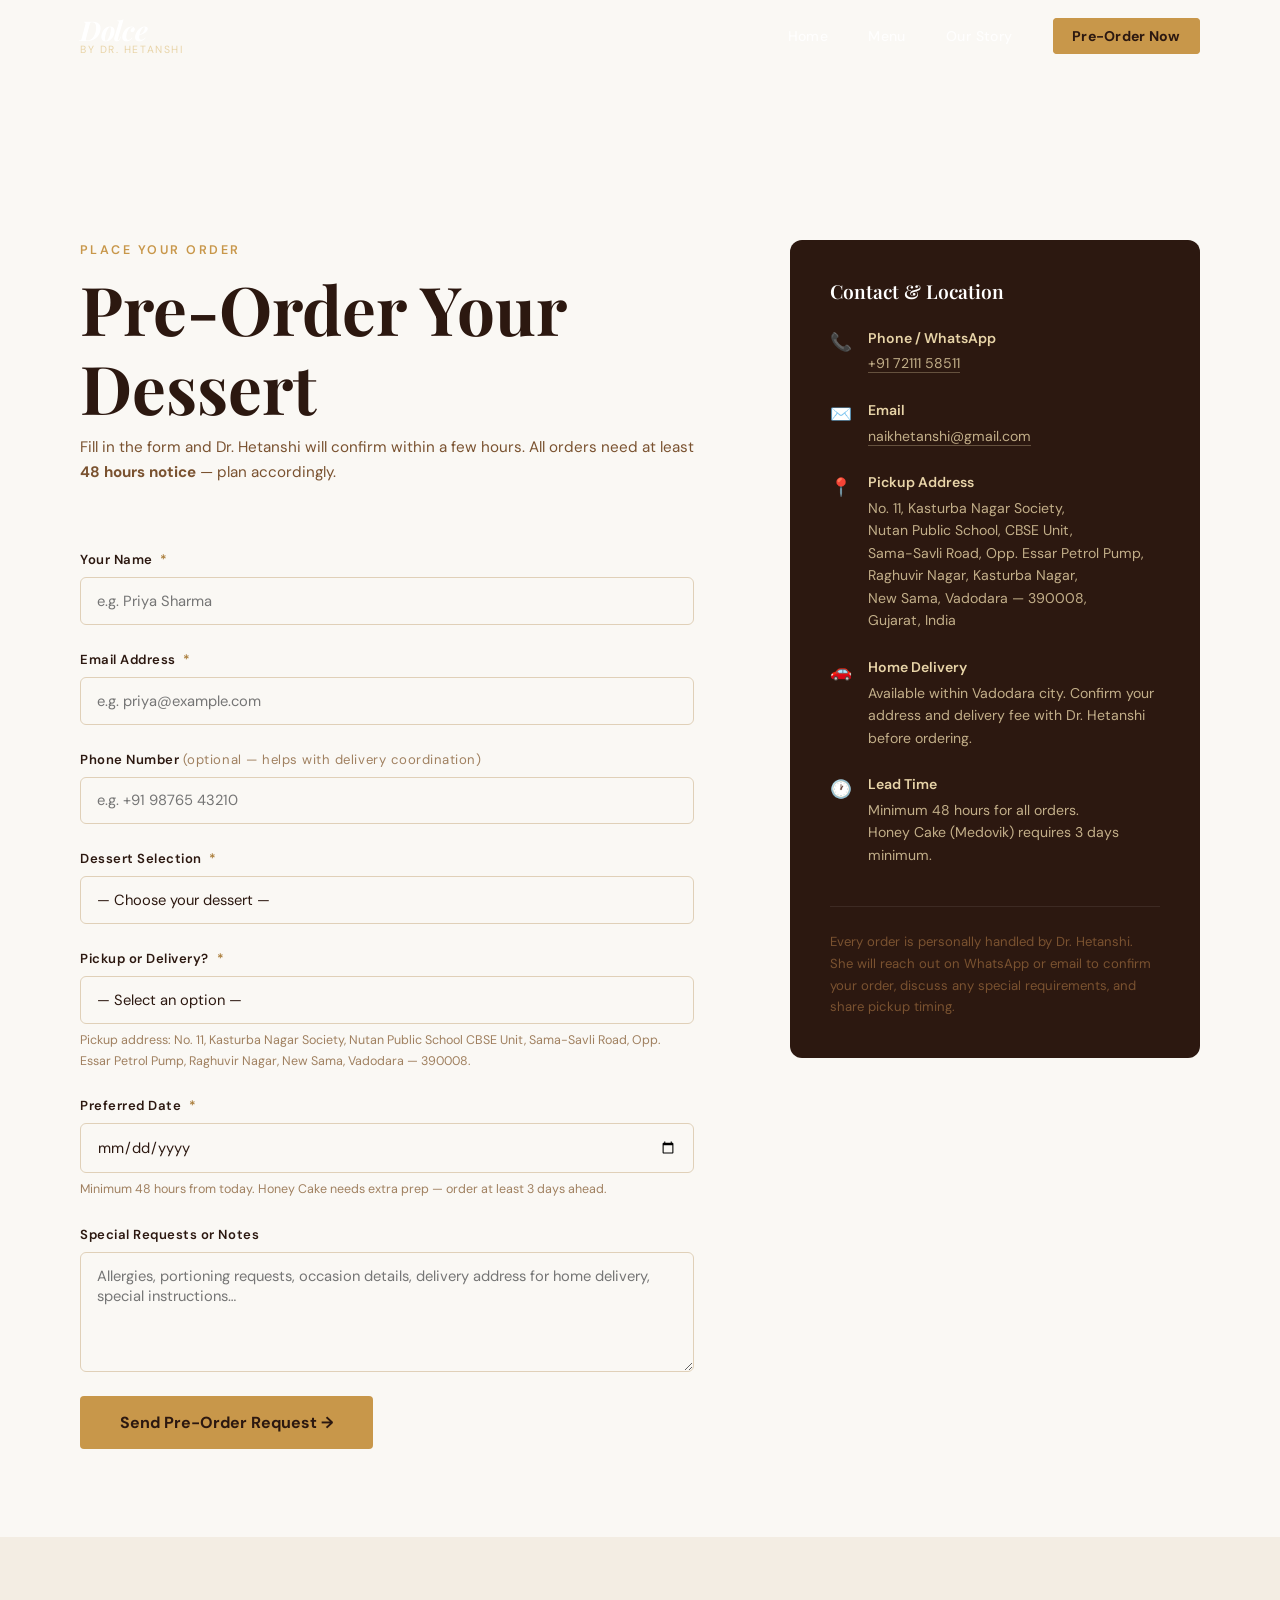
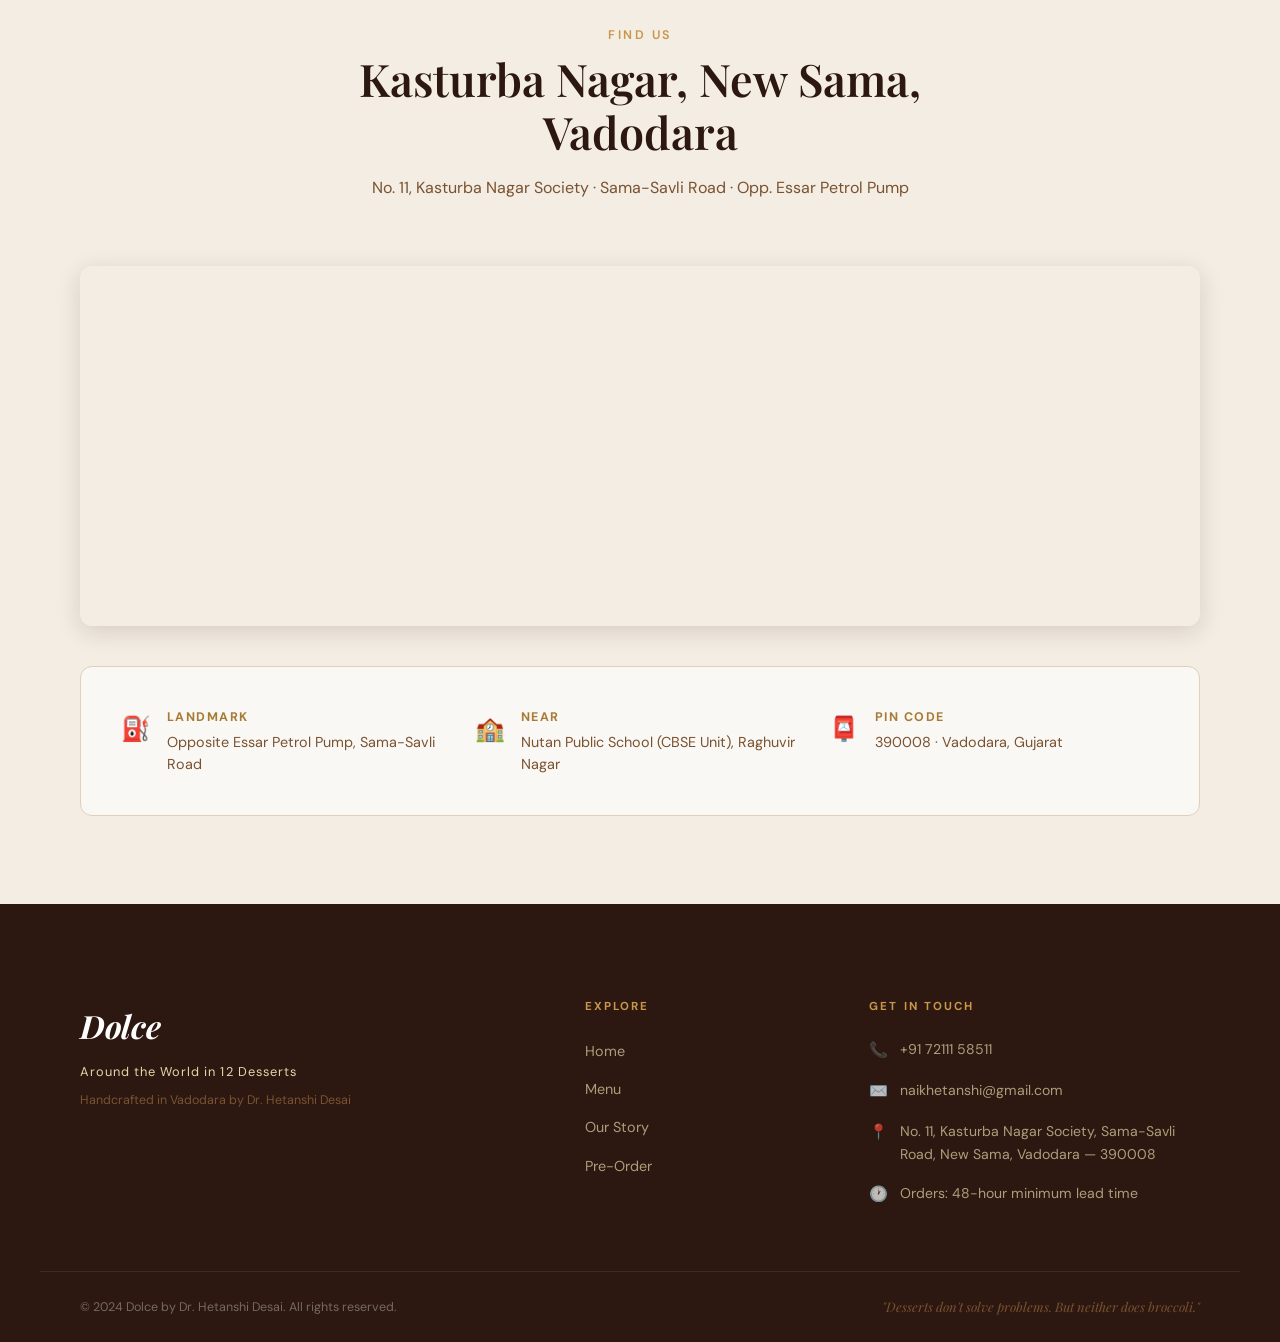
<file: contact.html>
<!DOCTYPE html>
<html lang="en">
<head>
  <meta charset="UTF-8" />
  <meta name="viewport" content="width=device-width, initial-scale=1.0" />
  <meta name="description" content="Pre-order a Dolce dessert from Dr. Hetanshi Desai in Vadodara. Pickup or delivery available with 48-hour notice." />
  <title>Pre-Order — Dolce by Dr. Hetanshi</title>
  <link rel="preconnect" href="https://fonts.googleapis.com" />
  <link rel="preconnect" href="https://fonts.gstatic.com" crossorigin />
  <link href="https://fonts.googleapis.com/css2?family=Playfair+Display:ital,wght@0,400;0,600;0,700;1,400;1,600&family=DM+Sans:wght@300;400;500;600&display=swap" rel="stylesheet" />
  <link rel="stylesheet" href="./style.css?v=20260417a" />
</head>
<body>

  <header class="site-header scrolled" id="site-header">
    <div class="container header-inner">
      <a href="./index.html" class="logo" aria-label="Dolce — home">
        <span class="logo-script">Dolce</span>
        <span class="logo-tagline">by Dr. Hetanshi</span>
      </a>
      <button class="hamburger" id="hamburger" aria-label="Open navigation menu" aria-expanded="false" aria-controls="primary-nav">
        <span class="hamburger-bar"></span>
        <span class="hamburger-bar"></span>
        <span class="hamburger-bar"></span>
      </button>
      <nav class="primary-nav" id="primary-nav" aria-label="Primary navigation">
        <ul class="nav-list">
          <li><a href="./index.html" class="nav-link">Home</a></li>
          <li><a href="./menu.html" class="nav-link">Menu</a></li>
          <li><a href="./about.html" class="nav-link">Our Story</a></li>
          <li><a href="./contact.html" class="nav-link active nav-cta">Pre-Order Now</a></li>
        </ul>
      </nav>
    </div>
  </header>

  <main id="main-content">

    <!-- ============================================================
         PRE-ORDER FORM + INFO PANEL
    ============================================================ -->
    <section class="contact-main" aria-label="Pre-order form">
      <div class="container contact-inner">

        <!-- ── LEFT: Form ── -->
        <div class="contact-form-wrap">
          <p class="section-eyebrow">Place Your Order</p>
          <h1 class="contact-title">Pre-Order Your Dessert</h1>
          <p class="contact-sub">
            Fill in the form and Dr. Hetanshi will confirm within a few hours.
            All orders need at least <strong>48 hours notice</strong> — plan accordingly.
          </p>

          <form class="order-form" id="order-form" novalidate aria-label="Dessert pre-order form">

            <!-- Name -->
            <div class="form-group">
              <label class="form-label" for="customer-name">
                Your Name <span class="required" aria-hidden="true">*</span>
              </label>
              <input
                class="form-input"
                type="text"
                id="customer-name"
                name="customer-name"
                placeholder="e.g. Priya Sharma"
                autocomplete="name"
                required
                aria-required="true"
                aria-describedby="customer-name-error"
              />
              <span class="form-error-msg" id="customer-name-error" role="alert"></span>
            </div>

            <!-- Email -->
            <div class="form-group">
              <label class="form-label" for="email">
                Email Address <span class="required" aria-hidden="true">*</span>
              </label>
              <input
                class="form-input"
                type="email"
                id="email"
                name="email"
                placeholder="e.g. priya@example.com"
                autocomplete="email"
                required
                aria-required="true"
                aria-describedby="email-error"
              />
              <span class="form-error-msg" id="email-error" role="alert"></span>
            </div>

            <!-- Phone -->
            <div class="form-group">
              <label class="form-label" for="phone">
                Phone Number <span class="form-label-optional">(optional — helps with delivery coordination)</span>
              </label>
              <input
                class="form-input"
                type="tel"
                id="phone"
                name="phone"
                placeholder="e.g. +91 98765 43210"
                autocomplete="tel"
              />
              <span class="form-error-msg" id="phone-error" role="alert"></span>
            </div>

            <!-- Dessert Selection -->
            <div class="form-group">
              <label class="form-label" for="order-type">
                Dessert Selection <span class="required" aria-hidden="true">*</span>
              </label>
              <select
                class="form-select"
                id="order-type"
                name="order-type"
                required
                aria-required="true"
                aria-describedby="order-type-error"
              >
                <option value="">— Choose your dessert —</option>
                <optgroup label="Europe">
                  <option value="tiramisu">Tiramisu (Italy) — ₹280</option>
                  <option value="baklava">Baklava (Greece) — ₹260</option>
                  <option value="caramel-flan">Crème Caramel / Flan (France) — ₹230</option>
                  <option value="churros">Churros with chocolate sauce (Spain) — ₹200</option>
                  <option value="honey-cake-slice">Medovik Honey Cake — slice (Russia) — ₹350</option>
                  <option value="honey-cake-whole">Medovik Honey Cake — whole cake (Russia) — ₹1,800</option>
                </optgroup>
                <optgroup label="Asia">
                  <option value="mango-sticky-rice">Mango Sticky Rice (Thailand) — ₹240</option>
                  <option value="mochi">Mochi — set of 3 (Japan) — ₹220</option>
                  <option value="kulfi-falooda">Kulfi Falooda (India) — ₹200</option>
                  <option value="jalebi-rabri">Jalebi Rabri (India) — ₹180</option>
                </optgroup>
                <optgroup label="Oceania">
                  <option value="pavlova">Pavlova (Australia) — ₹320</option>
                </optgroup>
                <optgroup label="North America">
                  <option value="tres-leches">Tres Leches (Mexico, North America) — ₹270</option>
                  <option value="key-lime-pie">Key Lime Pie (USA) — ₹290</option>
                </optgroup>
              </select>
              <span class="form-error-msg" id="order-type-error" role="alert"></span>
            </div>

            <!-- Pickup or Delivery -->
            <div class="form-group">
              <label class="form-label" for="fulfillment">
                Pickup or Delivery? <span class="required" aria-hidden="true">*</span>
              </label>
              <select
                class="form-select"
                id="fulfillment"
                name="fulfillment"
                required
                aria-required="true"
                aria-describedby="fulfillment-error fulfillment-hint"
              >
                <option value="">— Select an option —</option>
                <option value="pickup">Self-Pickup — No. 11, Kasturba Nagar Society, Sama-Savli Road, Vadodara</option>
                <option value="delivery">Home Delivery — Vadodara city area (confirm address with Dr. Hetanshi)</option>
              </select>
              <small id="fulfillment-hint" class="form-hint">
                Pickup address: No. 11, Kasturba Nagar Society, Nutan Public School CBSE Unit, Sama-Savli Road, Opp. Essar Petrol Pump, Raghuvir Nagar, New Sama, Vadodara — 390008.
              </small>
              <span class="form-error-msg" id="fulfillment-error" role="alert"></span>
            </div>

            <!-- Collection / Delivery Date -->
            <div class="form-group">
              <label class="form-label" for="order-date">
                Preferred Date <span class="required" aria-hidden="true">*</span>
              </label>
              <input
                class="form-input"
                type="date"
                id="order-date"
                name="order-date"
                required
                aria-required="true"
                aria-describedby="order-date-error order-date-hint"
              />
              <small id="order-date-hint" class="form-hint">
                Minimum 48 hours from today. Honey Cake needs extra prep — order at least 3 days ahead.
              </small>
              <span class="form-error-msg" id="order-date-error" role="alert"></span>
            </div>

            <!-- Notes -->
            <div class="form-group">
              <label class="form-label" for="message">
                Special Requests or Notes
              </label>
              <textarea
                class="form-textarea"
                id="message"
                name="message"
                placeholder="Allergies, portioning requests, occasion details, delivery address for home delivery, special instructions…"
                aria-describedby="message-error"
              ></textarea>
              <span class="form-error-msg" id="message-error" role="alert"></span>
            </div>

            <button class="form-submit" type="submit">
              Send Pre-Order Request →
            </button>

          </form>

          <!-- Success State -->
          <div id="form-success" hidden tabindex="-1" aria-live="polite" class="form-success-state">
            <div class="success-icon" aria-hidden="true">🎉</div>
            <h2 class="success-title">Order Received!</h2>
            <p class="success-msg">
              Thank you! Dr. Hetanshi will confirm your order and any details within a few hours.
              Check your inbox — and your WhatsApp if you left a number.
            </p>
            <p class="success-contact">
              Questions in the meantime?
              <a href="tel:+917211158511" class="contact-info-link">+91 72111 58511</a> &nbsp;·&nbsp;
              <a href="mailto:naikhetanshi@gmail.com" class="contact-info-link">naikhetanshi@gmail.com</a>
            </p>
          </div>
        </div>

        <!-- ── RIGHT: Info Panel ── -->
        <aside class="contact-info-panel" aria-label="Contact and location information">
          <h2 class="contact-info-title">Contact &amp; Location</h2>

          <ul class="contact-info-list">

            <li class="contact-info-item">
              <span class="contact-info-icon" aria-hidden="true">📞</span>
              <div class="contact-info-text">
                <strong>Phone / WhatsApp</strong>
                <a href="tel:+917211158511" class="contact-info-link">+91 72111 58511</a>
              </div>
            </li>

            <li class="contact-info-item">
              <span class="contact-info-icon" aria-hidden="true">✉️</span>
              <div class="contact-info-text">
                <strong>Email</strong>
                <a href="mailto:naikhetanshi@gmail.com" class="contact-info-link">naikhetanshi@gmail.com</a>
              </div>
            </li>

            <li class="contact-info-item">
              <span class="contact-info-icon" aria-hidden="true">📍</span>
              <div class="contact-info-text">
                <strong>Pickup Address</strong>
                No. 11, Kasturba Nagar Society,<br />
                Nutan Public School, CBSE Unit,<br />
                Sama-Savli Road, Opp. Essar Petrol Pump,<br />
                Raghuvir Nagar, Kasturba Nagar,<br />
                New Sama, Vadodara — 390008,<br />
                Gujarat, India
              </div>
            </li>

            <li class="contact-info-item">
              <span class="contact-info-icon" aria-hidden="true">🚗</span>
              <div class="contact-info-text">
                <strong>Home Delivery</strong>
                Available within Vadodara city. Confirm your address and delivery fee with Dr. Hetanshi before ordering.
              </div>
            </li>

            <li class="contact-info-item">
              <span class="contact-info-icon" aria-hidden="true">🕐</span>
              <div class="contact-info-text">
                <strong>Lead Time</strong>
                Minimum 48 hours for all orders.<br />
                Honey Cake (Medovik) requires 3 days minimum.
              </div>
            </li>

          </ul>

          <p class="contact-info-note">
            Every order is personally handled by Dr. Hetanshi. She will reach out on WhatsApp or email
            to confirm your order, discuss any special requirements, and share pickup timing.
          </p>
        </aside>

      </div>
    </section>

    <!-- ============================================================
         MAP SECTION
    ============================================================ -->
    <section class="map-section" aria-label="Location map">
      <div class="container">
        <div class="section-header">
          <p class="section-eyebrow">Find Us</p>
          <h2 class="section-title">Kasturba Nagar, New Sama, Vadodara</h2>
          <p class="section-subtitle">
            No. 11, Kasturba Nagar Society · Sama-Savli Road · Opp. Essar Petrol Pump
          </p>
        </div>
        <div class="map-embed-wrap">
          <iframe
            src="https://maps.google.com/maps?q=Kasturba+Nagar+Society,+New+Sama,+Vadodara,+Gujarat,+India&output=embed&z=15"
            title="Map showing pickup location: Kasturba Nagar Society, New Sama, Vadodara"
            loading="lazy"
            referrerpolicy="no-referrer-when-downgrade"
            allowfullscreen
          ></iframe>
        </div>

        <!-- Directions card below the map -->
        <div class="directions-card">
          <div class="directions-landmark">
            <span class="directions-icon" aria-hidden="true">⛽</span>
            <div>
              <strong>Landmark</strong>
              <p>Opposite Essar Petrol Pump, Sama-Savli Road</p>
            </div>
          </div>
          <div class="directions-landmark">
            <span class="directions-icon" aria-hidden="true">🏫</span>
            <div>
              <strong>Near</strong>
              <p>Nutan Public School (CBSE Unit), Raghuvir Nagar</p>
            </div>
          </div>
          <div class="directions-landmark">
            <span class="directions-icon" aria-hidden="true">📮</span>
            <div>
              <strong>PIN Code</strong>
              <p>390008 · Vadodara, Gujarat</p>
            </div>
          </div>
        </div>
      </div>
    </section>

  </main>

  <!-- ============================================================
       FOOTER
  ============================================================ -->
  <footer class="site-footer" role="contentinfo">
    <div class="container footer-inner">
      <div class="footer-brand">
        <a href="./index.html" class="footer-logo" aria-label="Dolce home">
          <span class="logo-script">Dolce</span>
        </a>
        <p class="footer-tagline">Around the World in 12 Desserts</p>
        <p class="footer-made">Handcrafted in Vadodara by Dr. Hetanshi Desai</p>
      </div>

      <nav class="footer-nav" aria-label="Footer navigation">
        <h3 class="footer-nav-title">Explore</h3>
        <ul class="footer-nav-list">
          <li><a href="./index.html" class="footer-nav-link">Home</a></li>
          <li><a href="./menu.html" class="footer-nav-link">Menu</a></li>
          <li><a href="./about.html" class="footer-nav-link">Our Story</a></li>
          <li><a href="./contact.html" class="footer-nav-link">Pre-Order</a></li>
        </ul>
      </nav>

      <address class="footer-contact">
        <h3 class="footer-nav-title">Get in Touch</h3>
        <ul class="footer-contact-list">
          <li>
            <span class="footer-contact-icon" aria-hidden="true">📞</span>
            <a href="tel:+917211158511" class="footer-contact-link">+91 72111 58511</a>
          </li>
          <li>
            <span class="footer-contact-icon" aria-hidden="true">✉️</span>
            <a href="mailto:naikhetanshi@gmail.com" class="footer-contact-link">naikhetanshi@gmail.com</a>
          </li>
          <li>
            <span class="footer-contact-icon" aria-hidden="true">📍</span>
            <span>No. 11, Kasturba Nagar Society, Sama-Savli Road, New Sama, Vadodara — 390008</span>
          </li>
          <li>
            <span class="footer-contact-icon" aria-hidden="true">🕐</span>
            <span>Orders: 48-hour minimum lead time</span>
          </li>
        </ul>
      </address>
    </div>

    <div class="footer-bottom">
      <div class="container footer-bottom-inner">
        <p class="footer-copy">&copy; 2024 Dolce by Dr. Hetanshi Desai. All rights reserved.</p>
        <p class="footer-philosophy">"Desserts don't solve problems. But neither does broccoli."</p>
      </div>
    </div>
  </footer>

  <script src="./main.js?v=20260416b"></script>
</body>
</html>
</file>
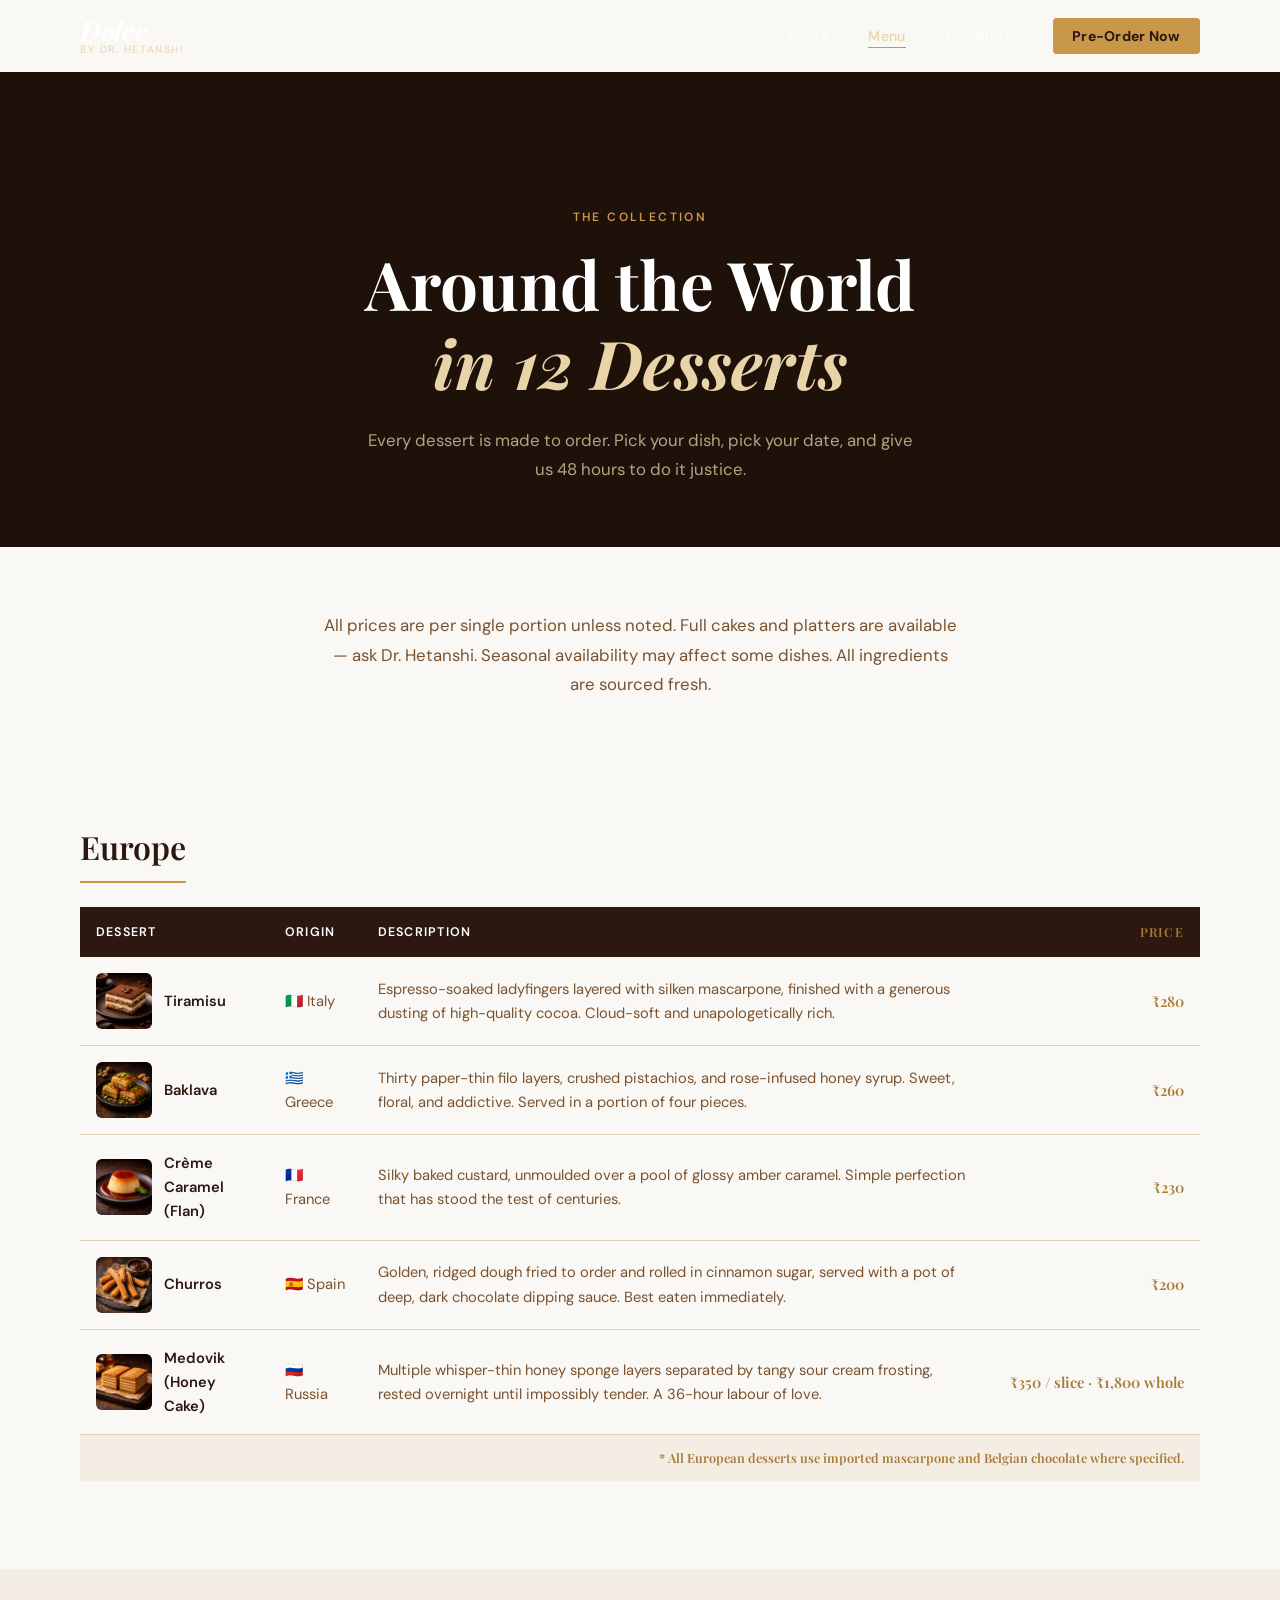
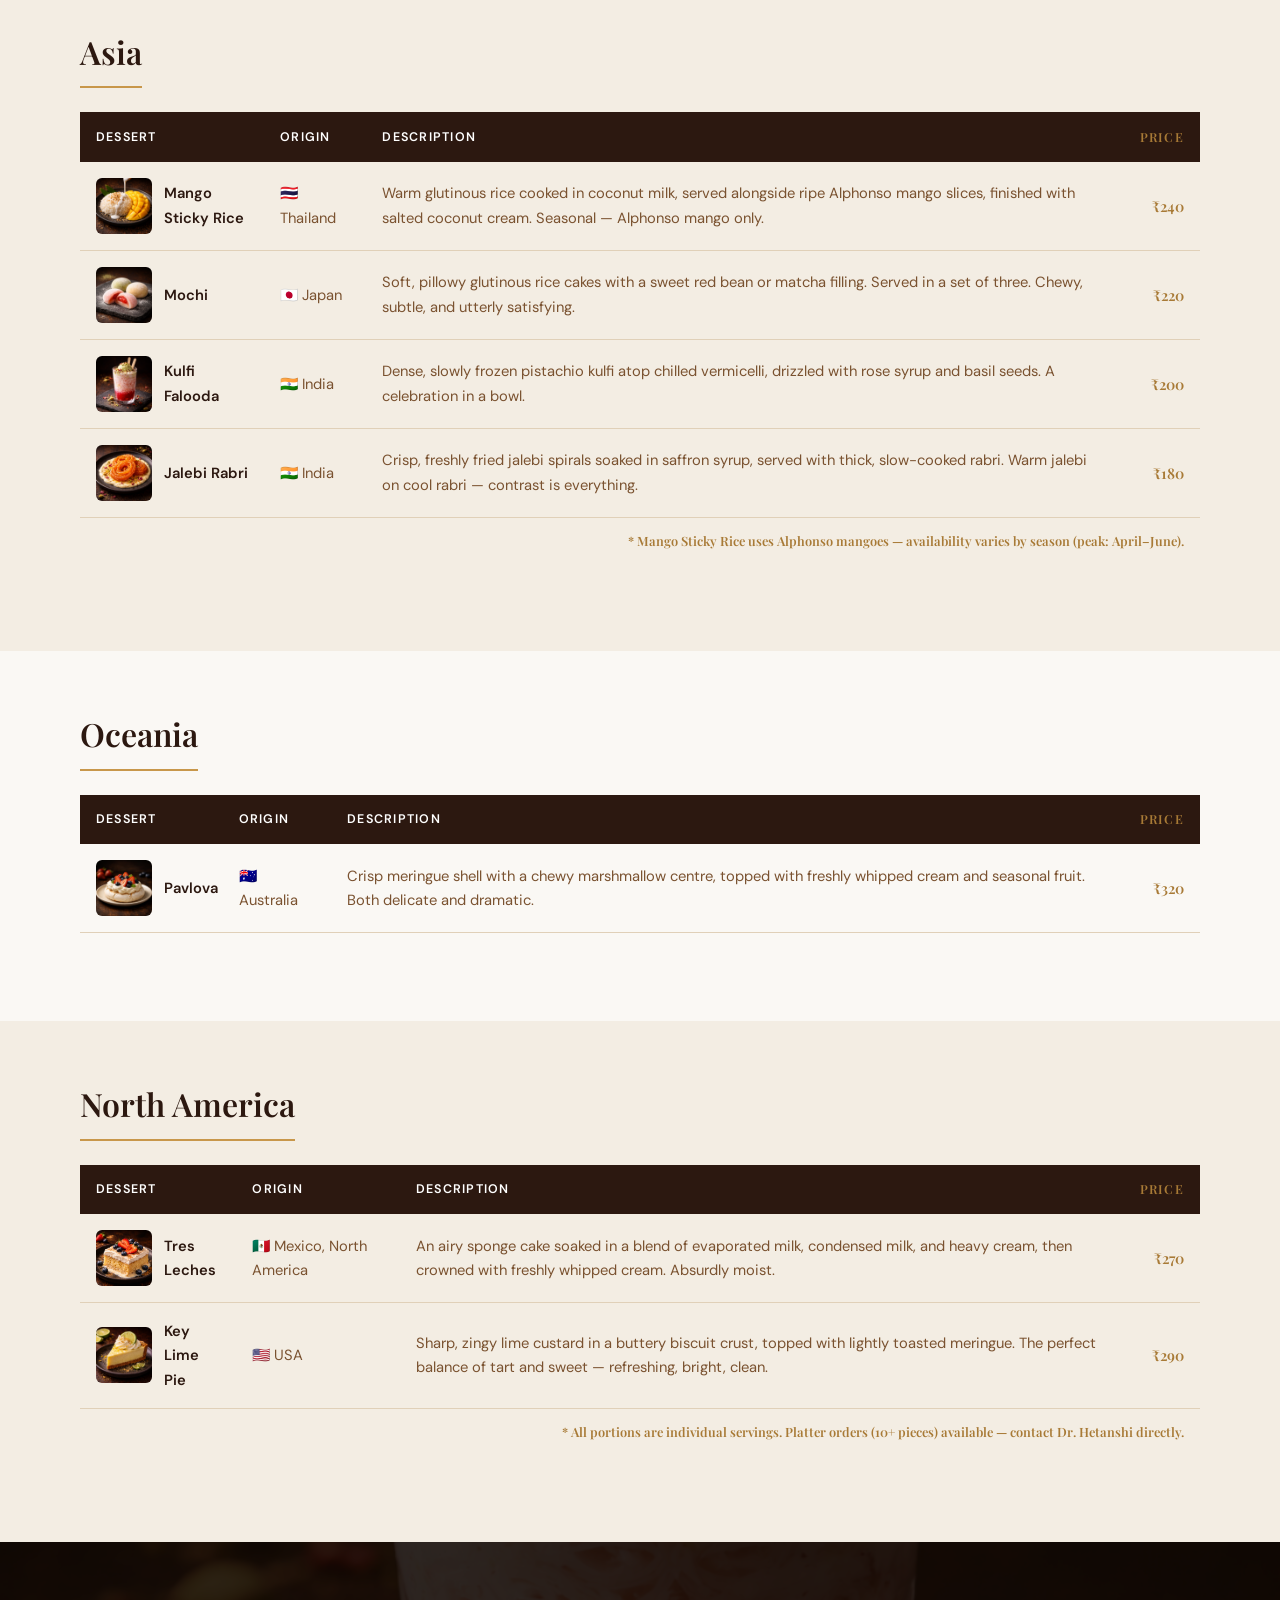
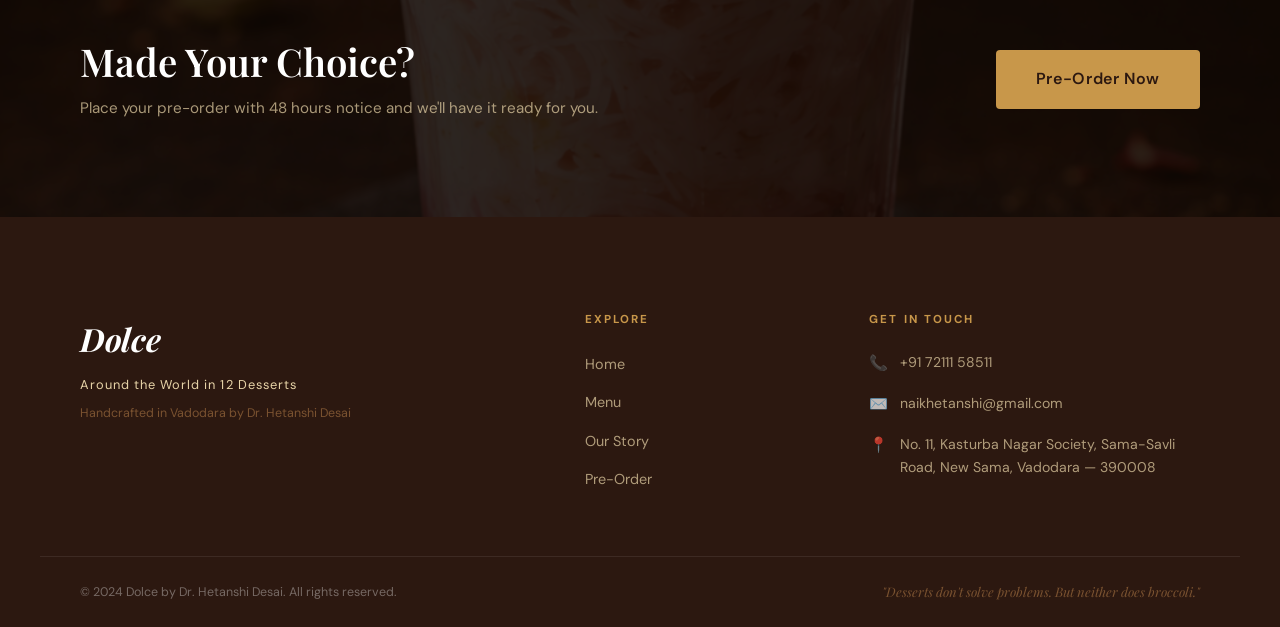
<file: menu.html>
<!DOCTYPE html>
<html lang="en">
<head>
  <meta charset="UTF-8" />
  <meta name="viewport" content="width=device-width, initial-scale=1.0" />
  <meta name="description" content="The Dolce menu — 12 handcrafted desserts from 12 countries. Pre-order in Vadodara with 48-hour notice." />
  <title>Menu — Dolce by Dr. Hetanshi</title>
  <link rel="preconnect" href="https://fonts.googleapis.com" />
  <link rel="preconnect" href="https://fonts.gstatic.com" crossorigin />
  <link href="https://fonts.googleapis.com/css2?family=Playfair+Display:ital,wght@0,400;0,600;0,700;1,400;1,600&family=DM+Sans:wght@300;400;500;600&display=swap" rel="stylesheet" />
  <link rel="stylesheet" href="./style.css?v=20260417a" />
</head>
<body>

  <header class="site-header scrolled" id="site-header">
    <div class="container header-inner">
      <a href="./index.html" class="logo" aria-label="Dolce — home">
        <span class="logo-script">Dolce</span>
        <span class="logo-tagline">by Dr. Hetanshi</span>
      </a>
      <button class="hamburger" id="hamburger" aria-label="Open navigation menu" aria-expanded="false" aria-controls="primary-nav">
        <span class="hamburger-bar"></span>
        <span class="hamburger-bar"></span>
        <span class="hamburger-bar"></span>
      </button>
      <nav class="primary-nav" id="primary-nav" aria-label="Primary navigation">
        <ul class="nav-list">
          <li><a href="./index.html" class="nav-link">Home</a></li>
          <li><a href="./menu.html" class="nav-link active">Menu</a></li>
          <li><a href="./about.html" class="nav-link">Our Story</a></li>
          <li><a href="./contact.html" class="nav-link nav-cta">Pre-Order Now</a></li>
        </ul>
      </nav>
    </div>
  </header>

  <main id="main-content">

    <!-- Page Hero -->
    <section class="menu-page-hero" aria-label="Menu page">
      <div class="container">
        <span class="page-hero-eyebrow">The Collection</span>
        <h1 class="page-hero-title">Around the World<br /><em>in 12 Desserts</em></h1>
        <p class="page-hero-sub">
          Every dessert is made to order. Pick your dish, pick your date,
          and give us 48 hours to do it justice.
        </p>
      </div>
    </section>

    <!-- Menu Intro -->
    <section class="menu-intro" aria-label="Menu introduction">
      <div class="container">
        <p>
          All prices are per single portion unless noted. Full cakes and platters are available — ask Dr. Hetanshi.
          Seasonal availability may affect some dishes. All ingredients are sourced fresh.
        </p>
      </div>
    </section>

    <!-- ── TABLE 1: Europe ── -->
    <section class="menu-section" id="europe" aria-label="European desserts">
      <div class="container">
        <h2 class="menu-section-title">Europe</h2>
        <table class="menu-table" aria-label="European desserts menu">
          <thead>
            <tr>
              <th scope="col">Dessert</th>
              <th scope="col">Origin</th>
              <th scope="col">Description</th>
              <th scope="col">Price</th>
            </tr>
          </thead>
          <tbody>
            <tr id="tiramisu">
              <td>
                <div class="menu-dish-cell">
                  <img src="./dish-tiramisu.jpg" alt="Tiramisu — espresso-soaked ladyfingers with mascarpone cream" class="menu-thumb" />
                  Tiramisu
                </div>
              </td>
              <td>🇮🇹 Italy</td>
              <td>Espresso-soaked ladyfingers layered with silken mascarpone, finished with a generous dusting of high-quality cocoa. Cloud-soft and unapologetically rich.</td>
              <td>₹280</td>
            </tr>
            <tr id="baklava">
              <td>
                <div class="menu-dish-cell">
                  <img src="./dish-baklava.jpg" alt="Baklava — layered filo pastry with pistachios and honey syrup" class="menu-thumb" />
                  Baklava
                </div>
              </td>
              <td>🇬🇷 Greece</td>
              <td>Thirty paper-thin filo layers, crushed pistachios, and rose-infused honey syrup. Sweet, floral, and addictive. Served in a portion of four pieces.</td>
              <td>₹260</td>
            </tr>
            <tr id="caramel-flan">
              <td>
                <div class="menu-dish-cell">
                  <img src="./dish-caramel-flan.jpg" alt="Caramel Flan — silky custard with golden caramel" class="menu-thumb" />
                  Crème Caramel (Flan)
                </div>
              </td>
              <td>🇫🇷 France</td>
              <td>Silky baked custard, unmoulded over a pool of glossy amber caramel. Simple perfection that has stood the test of centuries.</td>
              <td>₹230</td>
            </tr>
            <tr id="churros">
              <td>
                <div class="menu-dish-cell">
                  <img src="./dish-churros.jpg" alt="Churros — crisp fried dough with cinnamon sugar and chocolate sauce" class="menu-thumb" />
                  Churros
                </div>
              </td>
              <td>🇪🇸 Spain</td>
              <td>Golden, ridged dough fried to order and rolled in cinnamon sugar, served with a pot of deep, dark chocolate dipping sauce. Best eaten immediately.</td>
              <td>₹200</td>
            </tr>
            <tr id="honey-cake">
              <td>
                <div class="menu-dish-cell">
                  <img src="./dish-honey-cake.jpg" alt="Honey Cake (Medovik) — layers of honey sponge with sour cream frosting" class="menu-thumb" />
                  Medovik (Honey Cake)
                </div>
              </td>
              <td>🇷🇺 Russia</td>
              <td>Multiple whisper-thin honey sponge layers separated by tangy sour cream frosting, rested overnight until impossibly tender. A 36-hour labour of love.</td>
              <td>₹350 / slice · ₹1,800 whole</td>
            </tr>
          </tbody>
          <tfoot>
            <tr>
              <td colspan="4">* All European desserts use imported mascarpone and Belgian chocolate where specified.</td>
            </tr>
          </tfoot>
        </table>
      </div>
    </section>

    <!-- ── TABLE 2: Asia ── -->
    <section class="menu-section" id="asia" aria-label="Asian desserts">
      <div class="container">
        <h2 class="menu-section-title">Asia</h2>
        <table class="menu-table" aria-label="Asian desserts menu">
          <thead>
            <tr>
              <th scope="col">Dessert</th>
              <th scope="col">Origin</th>
              <th scope="col">Description</th>
              <th scope="col">Price</th>
            </tr>
          </thead>
          <tbody>
            <tr id="mango-sticky-rice">
              <td>
                <div class="menu-dish-cell">
                  <img src="./dish-mango-sticky-rice.jpg" alt="Mango Sticky Rice — warm coconut rice with ripe mango slices" class="menu-thumb" />
                  Mango Sticky Rice
                </div>
              </td>
              <td>🇹🇭 Thailand</td>
              <td>Warm glutinous rice cooked in coconut milk, served alongside ripe Alphonso mango slices, finished with salted coconut cream. Seasonal — Alphonso mango only.</td>
              <td>₹240</td>
            </tr>
            <tr id="mochi">
              <td>
                <div class="menu-dish-cell">
                  <img src="./dish-mochi.jpg" alt="Mochi — soft glutinous rice cakes with sweet filling" class="menu-thumb" />
                  Mochi
                </div>
              </td>
              <td>🇯🇵 Japan</td>
              <td>Soft, pillowy glutinous rice cakes with a sweet red bean or matcha filling. Served in a set of three. Chewy, subtle, and utterly satisfying.</td>
              <td>₹220</td>
            </tr>
            <tr id="kulfi-falooda">
              <td>
                <div class="menu-dish-cell">
                  <img src="./dish-kulfi-falooda.jpg" alt="Kulfi Falooda — dense Indian ice cream with vermicelli and rose syrup" class="menu-thumb" />
                  Kulfi Falooda
                </div>
              </td>
              <td>🇮🇳 India</td>
              <td>Dense, slowly frozen pistachio kulfi atop chilled vermicelli, drizzled with rose syrup and basil seeds. A celebration in a bowl.</td>
              <td>₹200</td>
            </tr>
            <tr id="jalebi-rabri">
              <td>
                <div class="menu-dish-cell">
                  <img src="./dish-jalebi-rabri.jpg" alt="Jalebi Rabri — crisp syrup-soaked spirals with thickened milk" class="menu-thumb" />
                  Jalebi Rabri
                </div>
              </td>
              <td>🇮🇳 India</td>
              <td>Crisp, freshly fried jalebi spirals soaked in saffron syrup, served with thick, slow-cooked rabri. Warm jalebi on cool rabri — contrast is everything.</td>
              <td>₹180</td>
            </tr>
          </tbody>
          <tfoot>
            <tr>
              <td colspan="4">* Mango Sticky Rice uses Alphonso mangoes — availability varies by season (peak: April–June).</td>
            </tr>
          </tfoot>
        </table>
      </div>
    </section>

    <!-- ── TABLE 3: Oceania ── -->
    <section class="menu-section" id="oceania" aria-label="Oceania desserts">
      <div class="container">
        <h2 class="menu-section-title">Oceania</h2>
        <table class="menu-table" aria-label="Oceania desserts menu">
          <thead>
            <tr>
              <th scope="col">Dessert</th>
              <th scope="col">Origin</th>
              <th scope="col">Description</th>
              <th scope="col">Price</th>
            </tr>
          </thead>
          <tbody>
            <tr id="pavlova">
              <td>
                <div class="menu-dish-cell">
                  <img src="./dish-pavlova.jpg" alt="Pavlova — crisp meringue with whipped cream and fresh fruit" class="menu-thumb" />
                  Pavlova
                </div>
              </td>
              <td>🇦🇺 Australia</td>
              <td>Crisp meringue shell with a chewy marshmallow centre, topped with freshly whipped cream and seasonal fruit. Both delicate and dramatic.</td>
              <td>₹320</td>
            </tr>
          </tbody>
        </table>
      </div>
    </section>

    <!-- ── TABLE 4: North America ── -->
    <section class="menu-section" id="north-america" aria-label="North American desserts">
      <div class="container">
        <h2 class="menu-section-title">North America</h2>
        <table class="menu-table" aria-label="North American desserts menu">
          <thead>
            <tr>
              <th scope="col">Dessert</th>
              <th scope="col">Origin</th>
              <th scope="col">Description</th>
              <th scope="col">Price</th>
            </tr>
          </thead>
          <tbody>
            <tr id="tres-leches">
              <td>
                <div class="menu-dish-cell">
                  <img src="./dish-tres-leches.jpg" alt="Tres Leches — soaked sponge cake with whipped cream topping" class="menu-thumb" />
                  Tres Leches
                </div>
              </td>
              <td>🇲🇽 Mexico, North America</td>
              <td>An airy sponge cake soaked in a blend of evaporated milk, condensed milk, and heavy cream, then crowned with freshly whipped cream. Absurdly moist.</td>
              <td>₹270</td>
            </tr>
            <tr id="key-lime-pie">
              <td>
                <div class="menu-dish-cell">
                  <img src="./dish-key-lime-pie.jpg" alt="Key Lime Pie — tangy custard in a graham cracker crust" class="menu-thumb" />
                  Key Lime Pie
                </div>
              </td>
              <td>🇺🇸 USA</td>
              <td>Sharp, zingy lime custard in a buttery biscuit crust, topped with lightly toasted meringue. The perfect balance of tart and sweet — refreshing, bright, clean.</td>
              <td>₹290</td>
            </tr>
          </tbody>
          <tfoot>
            <tr>
              <td colspan="4">* All portions are individual servings. Platter orders (10+ pieces) available — contact Dr. Hetanshi directly.</td>
            </tr>
          </tfoot>
        </table>
      </div>
    </section>

    <!-- Order CTA -->
    <section class="cta-strip" aria-label="Order now">
      <div class="container cta-strip-inner">
        <div class="cta-strip-text">
          <h2 class="cta-strip-headline">Made Your Choice?</h2>
          <p class="cta-strip-sub">Place your pre-order with 48 hours notice and we'll have it ready for you.</p>
        </div>
        <div class="cta-strip-actions">
          <a href="./contact.html" class="btn btn-primary btn-lg">Pre-Order Now</a>
        </div>
      </div>
    </section>

  </main>

  <footer class="site-footer" role="contentinfo">
    <div class="container footer-inner">
      <div class="footer-brand">
        <a href="./index.html" class="footer-logo" aria-label="Dolce home">
          <span class="logo-script">Dolce</span>
        </a>
        <p class="footer-tagline">Around the World in 12 Desserts</p>
        <p class="footer-made">Handcrafted in Vadodara by Dr. Hetanshi Desai</p>
      </div>
      <nav class="footer-nav" aria-label="Footer navigation">
        <h3 class="footer-nav-title">Explore</h3>
        <ul class="footer-nav-list">
          <li><a href="./index.html" class="footer-nav-link">Home</a></li>
          <li><a href="./menu.html" class="footer-nav-link">Menu</a></li>
          <li><a href="./about.html" class="footer-nav-link">Our Story</a></li>
          <li><a href="./contact.html" class="footer-nav-link">Pre-Order</a></li>
        </ul>
      </nav>
      <address class="footer-contact">
        <h3 class="footer-nav-title">Get in Touch</h3>
        <ul class="footer-contact-list">
          <li>
            <span class="footer-contact-icon" aria-hidden="true">📞</span>
            <a href="tel:+917211158511" class="footer-contact-link">+91 72111 58511</a>
          </li>
          <li>
            <span class="footer-contact-icon" aria-hidden="true">✉️</span>
            <a href="mailto:naikhetanshi@gmail.com" class="footer-contact-link">naikhetanshi@gmail.com</a>
          </li>
          <li>
            <span class="footer-contact-icon" aria-hidden="true">📍</span>
            <span>No. 11, Kasturba Nagar Society, Sama-Savli Road, New Sama, Vadodara — 390008</span>
          </li>
        </ul>
      </address>
    </div>
    <div class="footer-bottom">
      <div class="container footer-bottom-inner">
        <p class="footer-copy">&copy; 2024 Dolce by Dr. Hetanshi Desai. All rights reserved.</p>
        <p class="footer-philosophy">"Desserts don't solve problems. But neither does broccoli."</p>
      </div>
    </div>
  </footer>

  <script src="./main.js?v=20260416b"></script>
</body>
</html>
</file>
<file: style.css>
/* ================================================================
   DOLCE — GLOBAL STYLESHEET
   Brand: Dolce by Dr. Hetanshi Desai | Around the World in 12 Desserts
   Modules covered: M03–M08 (HTML, CSS, Responsive, JS)
   ================================================================ */

/* ================================================================
   1. DESIGN TOKENS (CSS Custom Properties)
================================================================ */
:root {
  /* Brand Palette */
  --primary:        #2C1810;   /* Deep warm espresso */
  --primary-light:  #4A2C1A;   /* Mid espresso — hover states */
  --accent:         #C8974A;   /* Warm caramel gold */
  --accent-dark:    #A87A36;
  --accent-light:   #E8D4A8;
  --accent-glow:    rgba(200, 151, 74, 0.15);

  /* Backgrounds */
  --light-bg:       #FAF8F4;   /* Warm ivory */
  --section-alt:    #F3EDE3;   /* Warm linen */
  --section-dark:   #1E110A;   /* Very deep brown */
  --hero-bg:        #0F0804;   /* Near-black for hero overlay */

  /* Text */
  --text-on-light:  #2C1810;
  --text-mid:       #7A5230;
  --text-muted:     #A08060;
  --text-light:     #FFFFFF;
  --text-on-dark:   #E8D4A8;

  /* Borders & Dividers */
  --border-light:   #E0D0B8;
  --border-mid:     #C8A878;

  /* Typography */
  --font-heading:   'Playfair Display', Georgia, serif;
  --font-body:      'DM Sans', Arial, sans-serif;

  /* Spacing Scale */
  --space-xs:       0.5rem;
  --space-sm:       1rem;
  --space-md:       1.5rem;
  --space-lg:       2.5rem;
  --space-xl:       4rem;
  --space-2xl:      6rem;
  --section-pad:    88px;

  /* Layout */
  --container-max:  1200px;
  --container-pad:  clamp(1rem, 5vw, 2.5rem);
  --header-h:       72px;

  /* Transitions */
  --transition-fast: 0.18s ease;
  --transition-mid:  0.3s ease;

  /* Shadows */
  --shadow-sm:      0 2px 8px rgba(44, 24, 16, 0.08);
  --shadow-md:      0 6px 24px rgba(44, 24, 16, 0.14);
  --shadow-lg:      0 16px 48px rgba(44, 24, 16, 0.20);
  --shadow-card:    0 4px 20px rgba(44, 24, 16, 0.12);

  /* Border Radius */
  --radius-sm:      6px;
  --radius-md:      12px;
  --radius-lg:      20px;
}

/* ================================================================
   2. RESET & BASE
================================================================ */
*,
*::before,
*::after {
  box-sizing: border-box;
  margin: 0;
  padding: 0;
}

html {
  scroll-behavior: smooth;
  font-size: 16px;
}

body {
  font-family: var(--font-body);
  color: var(--text-on-light);
  background-color: var(--light-bg);
  line-height: 1.65;
  -webkit-font-smoothing: antialiased;
  overflow-x: hidden;
}

img {
  display: block;
  max-width: 100%;
  height: auto;
}

a {
  color: inherit;
  text-decoration: none;
}

ul, ol {
  list-style: none;
}

button {
  cursor: pointer;
  font-family: var(--font-body);
  border: none;
  background: none;
}

address {
  font-style: normal;
}

/* ================================================================
   3. TYPOGRAPHY SCALE
================================================================ */
h1, h2, h3, h4 {
  font-family: var(--font-heading);
  line-height: 1.18;
  color: var(--primary);
}

h1 { font-size: clamp(2.4rem, 6vw, 4.2rem); font-weight: 700; }
h2 { font-size: clamp(1.8rem, 4vw, 2.8rem); font-weight: 600; }
h3 { font-size: clamp(1.2rem, 2.5vw, 1.5rem); font-weight: 600; }
h4 { font-size: 1.1rem; font-weight: 600; }

p  { font-size: clamp(0.95rem, 1.6vw, 1.05rem); }

em {
  font-family: var(--font-heading);
  font-style: italic;
  color: var(--accent);
}

/* ================================================================
   4. LAYOUT UTILITIES
================================================================ */
.container {
  max-width: var(--container-max);
  margin-inline: auto;
  padding-inline: var(--container-pad);
}

.section-header {
  text-align: center;
  max-width: 640px;
  margin-inline: auto;
  margin-bottom: var(--space-xl);
}

.section-eyebrow {
  font-family: var(--font-body);
  font-size: 0.78rem;
  font-weight: 600;
  letter-spacing: 0.2em;
  text-transform: uppercase;
  color: var(--accent);
  margin-bottom: var(--space-xs);
}

.section-title {
  margin-bottom: var(--space-sm);
}

.section-subtitle {
  color: var(--text-mid);
  font-size: 1rem;
  line-height: 1.65;
}

/* Show on desktop; hidden on mobile via media query below */
.hide-mobile {
  display: inline;
}

/* ================================================================
   5. BUTTONS
================================================================ */
.btn {
  display: inline-flex;
  align-items: center;
  justify-content: center;
  gap: 0.5em;
  padding: 0.85em 2em;
  font-family: var(--font-body);
  font-size: 0.9rem;
  font-weight: 600;
  letter-spacing: 0.04em;
  border-radius: 4px;
  transition: background-color var(--transition-fast),
              color var(--transition-fast),
              border-color var(--transition-fast),
              transform var(--transition-fast),
              box-shadow var(--transition-fast);
  white-space: nowrap;
  text-decoration: none;
}

.btn:focus-visible {
  outline: 3px solid var(--accent);
  outline-offset: 3px;
}

.btn-primary {
  background-color: var(--accent);
  color: var(--primary);
}

.btn-primary:hover {
  background-color: var(--accent-dark);
  transform: translateY(-1px);
  box-shadow: 0 4px 16px rgba(200, 151, 74, 0.4);
}

.btn-ghost {
  background-color: transparent;
  color: var(--text-light);
  border: 1.5px solid rgba(255, 255, 255, 0.6);
}

.btn-ghost:hover {
  background-color: rgba(255, 255, 255, 0.12);
  border-color: var(--text-light);
}

.btn-ghost-light {
  background-color: transparent;
  color: var(--accent-light);
  border: 1.5px solid rgba(232, 212, 168, 0.5);
}

.btn-ghost-light:hover {
  background-color: rgba(232, 212, 168, 0.1);
  border-color: var(--accent-light);
}

.btn-outline {
  background-color: transparent;
  color: var(--accent-dark);
  border: 2px solid var(--accent);
}

.btn-outline:hover {
  background-color: var(--accent);
  color: var(--primary);
}

.btn-lg {
  padding: 1em 2.5em;
  font-size: 1rem;
}

/* ================================================================
   5b. SCREEN-READER ONLY UTILITY
================================================================ */
.sr-only {
  position: absolute;
  width: 1px;
  height: 1px;
  padding: 0;
  margin: -1px;
  overflow: hidden;
  clip: rect(0, 0, 0, 0);
  white-space: nowrap;
  border: 0;
}

/* ================================================================
   6. HEADER / NAV
================================================================ */
.site-header {
  position: sticky;
  top: 0;
  z-index: 100;
  height: var(--header-h);
  background-color: transparent;
  transition: background-color var(--transition-mid),
              box-shadow var(--transition-mid);
}

.site-header.scrolled {
  background-color: var(--primary);
  box-shadow: 0 2px 20px rgba(0, 0, 0, 0.3);
}

.header-inner {
  display: flex;
  align-items: center;
  justify-content: space-between;
  height: 100%;
}

/* Logo */
.logo {
  display: flex;
  flex-direction: column;
  line-height: 1;
  text-decoration: none;
}

.logo-script {
  font-family: var(--font-heading);
  font-size: 1.7rem;
  font-weight: 700;
  font-style: italic;
  color: var(--text-light);
  letter-spacing: -0.01em;
}

.logo-tagline {
  font-size: 0.65rem;
  font-weight: 400;
  letter-spacing: 0.15em;
  text-transform: uppercase;
  color: var(--accent-light);
  margin-top: 1px;
}

/* Nav */
.primary-nav .nav-list {
  display: flex;
  align-items: center;
  gap: var(--space-lg);
}

.nav-link {
  font-size: 0.88rem;
  font-weight: 500;
  letter-spacing: 0.03em;
  color: rgba(255, 255, 255, 0.85);
  text-decoration: none;
  padding-bottom: 2px;
  border-bottom: 1.5px solid transparent;
  transition: color var(--transition-fast), border-color var(--transition-fast);
}

.nav-link:hover,
.nav-link.active {
  color: var(--accent-light);
  border-bottom-color: var(--accent);
}

.nav-link.nav-cta {
  padding: 0.55em 1.3em;
  background-color: var(--accent);
  color: var(--primary);
  border: 1.5px solid var(--accent);
  border-radius: 4px;
  font-weight: 700;
  letter-spacing: 0.02em;
  transition: background-color var(--transition-fast),
              border-color var(--transition-fast),
              transform var(--transition-fast),
              box-shadow var(--transition-fast);
}

.nav-link.nav-cta:hover {
  background-color: var(--accent-dark);
  border-color: var(--accent-dark);
  border-bottom-color: var(--accent-dark);
  color: var(--primary);
  transform: translateY(-1px);
  box-shadow: 0 4px 14px rgba(200, 151, 74, 0.4);
}

/* Hamburger */
.hamburger {
  display: none;
  flex-direction: column;
  justify-content: center;
  gap: 5px;
  width: 36px;
  height: 36px;
  padding: 4px;
  border: none;
  background: none;
  cursor: pointer;
}

.hamburger-bar {
  display: block;
  width: 100%;
  height: 2px;
  background-color: var(--text-light);
  border-radius: 2px;
  transition: transform var(--transition-mid), opacity var(--transition-mid);
}

.hamburger[aria-expanded="true"] .hamburger-bar:nth-child(1) {
  transform: translateY(7px) rotate(45deg);
}

.hamburger[aria-expanded="true"] .hamburger-bar:nth-child(2) {
  opacity: 0;
}

.hamburger[aria-expanded="true"] .hamburger-bar:nth-child(3) {
  transform: translateY(-7px) rotate(-45deg);
}

/* ================================================================
   7. HERO SECTION — Crossfade slideshow + grain texture
================================================================ */
.hero {
  position: relative;
  height: 100vh;
  min-height: 600px;
  max-height: 960px;
  display: flex;
  align-items: center;
  background-color: var(--section-dark); /* fallback while slides load */
  overflow: hidden;

  /* Pull hero up behind sticky header */
  margin-top: calc(-1 * var(--header-h));
  padding-top: var(--header-h);
}

/* ── Background slide images ── */
.hero-slide {
  position: absolute;
  inset: 0;
  background-size: cover;
  background-position: center 35%;
  background-repeat: no-repeat;
  opacity: 0;
  transition: opacity 1.4s ease-in-out;
  z-index: 0;
}

.hero-slide--active {
  opacity: 1;
}

/* Each slide's image — defined in CSS, never inline */
.hero-slide:nth-child(1) { background-image: url('./dish-tiramisu.jpg'); }
.hero-slide:nth-child(2) { background-image: url('./dish-pavlova.jpg');  background-position: center 40%; }
.hero-slide:nth-child(3) { background-image: url('./dish-honey-cake.jpg'); background-position: center 25%; }
.hero-slide:nth-child(4) { background-image: url('./dish-baklava.jpg');  background-position: center 45%; }

/* ── Grain texture overlay — premium analogue warmth ── */
.hero::before {
  content: '';
  position: absolute;
  inset: 0;
  background-image: url("data:image/svg+xml,%3Csvg xmlns='http://www.w3.org/2000/svg' viewBox='0 0 300 300'%3E%3Cfilter id='n'%3E%3CfeTurbulence type='fractalNoise' baseFrequency='0.85' numOctaves='4' stitchTiles='stitch'/%3E%3C/filter%3E%3Crect width='100%25' height='100%25' filter='url(%23n)' opacity='1'/%3E%3C/svg%3E");
  background-size: 220px 220px;
  opacity: 0.038;
  pointer-events: none;
  z-index: 2;
}

/* ── Dark gradient overlay for text legibility ── */
.hero-overlay {
  position: absolute;
  inset: 0;
  background: linear-gradient(
    120deg,
    rgba(12, 6, 3, 0.86) 0%,
    rgba(30, 17, 10, 0.65) 55%,
    rgba(12, 6, 3, 0.35) 100%
  );
  pointer-events: none;
  z-index: 1;
}

/* Hero content — sits above overlay (z-index 1) and grain (z-index 2) */
.hero-content {
  position: relative;
  z-index: 3;
  max-width: 680px;
  padding-block: var(--space-xl);
}

.hero-scroll-hint {
  z-index: 3;
}

.eyebrow-tag {
  display: inline-block;
  font-size: 0.75rem;
  font-weight: 600;
  letter-spacing: 0.22em;
  text-transform: uppercase;
  color: var(--accent);
  margin-bottom: var(--space-md);
  padding: 0.4em 1em;
  border: 1px solid rgba(200, 151, 74, 0.4);
  border-radius: 2px;
}

.hero-headline {
  font-family: var(--font-heading);
  font-size: clamp(2.8rem, 7vw, 5rem);
  font-weight: 700;
  line-height: 1.1;
  color: var(--text-light);
  margin-bottom: var(--space-md);
  letter-spacing: -0.02em;
}

.hero-headline em {
  color: var(--accent-light);
  display: block;
}

.hero-subline {
  font-size: clamp(1rem, 2vw, 1.15rem);
  color: rgba(255, 255, 255, 0.82);
  line-height: 1.65;
  margin-bottom: var(--space-lg);
  max-width: 520px;
}

.hero-actions {
  display: flex;
  flex-wrap: wrap;
  gap: var(--space-sm);
  margin-bottom: var(--space-md);
}

.hero-note {
  font-size: 0.82rem;
  color: rgba(255, 255, 255, 0.55);
  display: flex;
  align-items: center;
  gap: 0.5em;
}

.hero-note-dot {
  color: var(--accent);
  font-size: 0.6rem;
}

/* Scroll hint */
.hero-scroll-hint {
  position: absolute;
  bottom: 2rem;
  left: 50%;
  transform: translateX(-50%);
  display: flex;
  flex-direction: column;
  align-items: center;
  gap: 0.5rem;
  z-index: 1;
}

.scroll-line {
  display: block;
  width: 1px;
  height: 40px;
  background: linear-gradient(to bottom, transparent, rgba(255,255,255,0.5));
  animation: scrollPulse 2s ease-in-out infinite;
}

.scroll-text {
  font-size: 0.65rem;
  letter-spacing: 0.2em;
  text-transform: uppercase;
  color: rgba(255, 255, 255, 0.4);
}

@keyframes scrollPulse {
  0%, 100% { opacity: 0.4; }
  50%       { opacity: 1; }
}

/* ================================================================
   8. PHILOSOPHY STRIP
================================================================ */
.philosophy-strip {
  background-color: var(--primary);
  padding-block: clamp(3rem, 8vw, 6rem);
}

/* Full-width centred quote — owns the whole section */
.philosophy-quote--full {
  text-align: center;
  max-width: 900px;
  margin-inline: auto;
}

.philosophy-quote {
  font-family: var(--font-heading);
  font-style: italic;
  color: var(--accent-light);
  line-height: 1.2;
}

.philosophy-quote-line1 {
  font-size: clamp(2rem, 5vw, 3.6rem);
  font-weight: 400;
  color: rgba(232, 212, 168, 0.7);
  display: block;
  margin-bottom: 0.1em;
}

.philosophy-quote-line2 {
  font-size: clamp(2.4rem, 6vw, 4.4rem);
  font-weight: 700;
  color: var(--accent-light);
  display: block;
  letter-spacing: -0.02em;
}

.philosophy-attribution {
  font-family: var(--font-body);
  font-size: 0.82rem;
  font-style: normal;
  font-weight: 500;
  color: var(--text-mid);
  margin-top: var(--space-lg);
  letter-spacing: 0.1em;
  text-transform: uppercase;
  display: block;
}

/* Keep legacy layout intact for about.html which still uses the old structure */
.philosophy-inner {
  display: grid;
  grid-template-columns: 1fr auto 1fr;
  align-items: center;
  gap: var(--space-xl);
}

.philosophy-divider {
  width: 1px;
  height: 80px;
  background: linear-gradient(to bottom, transparent, var(--accent), transparent);
}

.philosophy-body {
  font-size: 0.95rem;
  color: rgba(232, 212, 168, 0.75);
  line-height: 1.75;
}

/* ================================================================
   9. GLOBE / 12 COUNTRIES — COUNTRY GRID
================================================================ */
.globe-section {
  padding-top: var(--section-pad);
  padding-bottom: 0;
  background-color: var(--section-alt);
}

/* 6 x 2 grid on desktop, scales down gracefully on smaller screens */
.globe-list {
  display: grid;
  grid-template-columns: repeat(6, minmax(0, 1fr));
  gap: var(--space-md);
  margin-top: var(--space-xl);
  padding: 0;
  list-style: none;
}

.globe-item {
  display: grid;
  justify-items: center;
  gap: 0.45rem;
  padding: 1.4rem 1rem 1.2rem;
  text-align: center;
  background: linear-gradient(180deg, rgba(255, 255, 255, 0.94) 0%, rgba(252, 248, 241, 0.98) 100%);
  border: 1px solid var(--border-light);
  border-radius: var(--radius-md);
  box-shadow: var(--shadow-card);
  transition: transform var(--transition-mid), box-shadow var(--transition-mid);
}

.globe-item:hover {
  transform: translateY(-4px);
  box-shadow: var(--shadow-md);
}

.globe-flag {
  font-size: 2rem;
  line-height: 1;
}

.globe-country {
  font-size: 0.78rem;
  font-weight: 700;
  letter-spacing: 0.14em;
  text-transform: uppercase;
  color: var(--text-muted);
}

.globe-dish {
  font-family: var(--font-heading);
  font-size: 1rem;
  font-weight: 600;
  line-height: 1.35;
  color: var(--primary);
  letter-spacing: -0.01em;
}

/* ================================================================
   10. HOW IT WORKS
================================================================ */
.how-it-works {
  padding-block: var(--section-pad);
  background-color: var(--light-bg);
}

.steps-list {
  display: grid;
  grid-template-columns: repeat(3, 1fr);
  gap: var(--space-lg);
  margin-bottom: var(--space-xl);
  counter-reset: steps;
}

.step-item {
  text-align: center;
  padding: var(--space-lg) var(--space-md);
  border-radius: var(--radius-md);
  background-color: var(--section-alt);
  position: relative;
  transition: transform var(--transition-mid), box-shadow var(--transition-mid);
}

.step-item:hover {
  transform: translateY(-4px);
  box-shadow: var(--shadow-md);
}

.step-number {
  font-family: var(--font-heading);
  font-size: 0.72rem;
  font-weight: 700;
  letter-spacing: 0.15em;
  color: var(--accent);
  margin-bottom: var(--space-sm);
}

.step-icon {
  font-size: 2.2rem;
  margin-bottom: var(--space-sm);
}

.step-title {
  font-size: 1.1rem;
  margin-bottom: 0.75rem;
  color: var(--primary);
}

.step-desc {
  font-size: 0.92rem;
  color: var(--text-mid);
  line-height: 1.65;
}

.how-cta {
  text-align: center;
}

/* ================================================================
   11. FEATURED DISHES GRID
================================================================ */
.featured-section {
  padding-block: var(--section-pad);
  background-color: var(--section-alt);
}

.dishes-grid {
  display: grid;
  grid-template-columns: repeat(auto-fit, minmax(300px, 1fr));
  gap: var(--space-md);
  margin-bottom: var(--space-xl);
}

.dish-card {
  background-color: var(--light-bg);
  border-radius: var(--radius-md);
  overflow: hidden;
  box-shadow: var(--shadow-card);
  transition: transform var(--transition-mid), box-shadow var(--transition-mid);
}

.dish-card:hover {
  transform: translateY(-6px);
  box-shadow: var(--shadow-lg);
}

.dish-card-img-wrap {
  position: relative;
  overflow: hidden;
  height: 240px;
}

.dish-card-img {
  width: 100%;
  height: 100%;
  object-fit: cover;
  transition: transform 0.5s ease;

  /* Placeholder gradient shown while image loads */
  background: linear-gradient(135deg, var(--section-alt) 0%, var(--border-light) 100%);
}

.dish-card:hover .dish-card-img {
  transform: scale(1.04);
}

.dish-country-badge {
  position: absolute;
  top: 0.8rem;
  right: 0.8rem;
  background-color: rgba(255, 255, 255, 0.92);
  font-size: 0.72rem;
  font-weight: 600;
  letter-spacing: 0.05em;
  padding: 0.3em 0.7em;
  border-radius: 2rem;
  color: var(--primary);
  backdrop-filter: blur(4px);
}

.dish-card-body {
  padding: 1.4rem;
}

.dish-card-name {
  font-family: var(--font-heading);
  font-size: 1.2rem;
  font-weight: 600;
  color: var(--primary);
  margin-bottom: 0.6rem;
}

.dish-card-desc {
  font-size: 0.88rem;
  color: var(--text-mid);
  line-height: 1.65;
  margin-bottom: 1rem;
}

.dish-card-footer {
  display: flex;
  align-items: center;
  justify-content: space-between;
  padding-top: 0.9rem;
  border-top: 1px solid var(--border-light);
}

.dish-card-price {
  font-family: var(--font-heading);
  font-size: 1.1rem;
  font-weight: 700;
  color: var(--accent-dark);
}

.dish-card-link {
  font-size: 0.82rem;
  font-weight: 600;
  color: var(--accent-dark);
  text-decoration: none;
  transition: color var(--transition-fast);
}

.dish-card-link:hover {
  color: var(--primary);
}

.featured-cta {
  text-align: center;
}

/* ================================================================
   12. SPOTLIGHT SECTION
================================================================ */
.spotlight-section {
  padding-block: var(--section-pad);
  background-color: var(--primary);
  overflow: hidden;
}

.spotlight-inner {
  display: grid;
  grid-template-columns: 1fr 1fr;
  gap: var(--space-2xl);
  align-items: center;
}

.spotlight-eyebrow {
  color: var(--accent);
}

.spotlight-title {
  font-family: var(--font-heading);
  font-size: clamp(2rem, 4vw, 3.2rem);
  color: var(--text-light);
  line-height: 1.15;
  margin-bottom: 0.5rem;
}

.spotlight-title em {
  color: var(--accent-light);
}

.spotlight-origin {
  font-size: 1rem;
  color: var(--text-mid);
  margin-bottom: var(--space-md);
}

.spotlight-desc {
  font-size: 0.97rem;
  color: rgba(232, 212, 168, 0.8);
  line-height: 1.75;
  margin-bottom: var(--space-md);
}

.spotlight-meta {
  margin-bottom: var(--space-lg);
  display: flex;
  flex-direction: column;
  gap: 0.75rem;
}

.spotlight-meta-item {
  display: flex;
  align-items: baseline;
  gap: 1rem;
}

.spotlight-meta-label {
  font-size: 0.72rem;
  font-weight: 700;
  letter-spacing: 0.15em;
  text-transform: uppercase;
  color: var(--accent);
  min-width: 80px;
}

.spotlight-meta-value {
  font-size: 0.92rem;
  color: var(--accent-light);
}

.spotlight-img-frame {
  position: relative;
  border-radius: var(--radius-lg);
  overflow: hidden;
  box-shadow: var(--shadow-lg);
  aspect-ratio: 4 / 5;
}

.spotlight-img {
  width: 100%;
  height: 100%;
  object-fit: cover;
  background: linear-gradient(135deg, #3a1f0f 0%, #1a0c05 100%);
}

/* ================================================================
   13. PROMISE SECTION
================================================================ */
.promise-section {
  padding-block: var(--section-pad);
  background-color: var(--light-bg);
}

.promise-grid {
  display: grid;
  grid-template-columns: repeat(auto-fit, minmax(240px, 1fr));
  gap: var(--space-md);
}

.promise-card {
  padding: var(--space-lg);
  border: 1px solid var(--border-light);
  border-radius: var(--radius-md);
  background-color: var(--light-bg);
  transition: border-color var(--transition-mid), box-shadow var(--transition-mid);
}

.promise-card:hover {
  border-color: var(--accent);
  box-shadow: 0 4px 20px rgba(200, 151, 74, 0.12);
}

.promise-icon {
  font-size: 2rem;
  margin-bottom: var(--space-sm);
}

.promise-title {
  font-size: 1.05rem;
  margin-bottom: 0.75rem;
  color: var(--primary);
}

.promise-desc {
  font-size: 0.9rem;
  color: var(--text-mid);
  line-height: 1.65;
}

/* ================================================================
   14. TESTIMONIALS
================================================================ */
.testimonials-section {
  padding-block: var(--section-pad);
  background-color: var(--section-alt);
}

.testimonials-grid {
  display: grid;
  grid-template-columns: repeat(3, 1fr);
  gap: var(--space-md);
  align-items: start;
}

.testimonial-card {
  background-color: var(--light-bg);
  border-radius: var(--radius-md);
  padding: var(--space-lg);
  box-shadow: var(--shadow-sm);
  border: 1px solid var(--border-light);
  transition: box-shadow var(--transition-mid);
}

.testimonial-card:hover {
  box-shadow: var(--shadow-md);
}

.testimonial-card--featured {
  background-color: var(--primary);
  border-color: transparent;
  transform: scale(1.02);
}

.testimonial-stars {
  font-size: 0.85rem;
  color: var(--accent);
  letter-spacing: 0.1em;
  margin-bottom: var(--space-sm);
}

.testimonial-quote {
  font-size: 0.92rem;
  line-height: 1.75;
  color: var(--text-mid);
  margin-bottom: var(--space-md);
  font-style: italic;
  quotes: "\201C" "\201D";
}

.testimonial-card--featured .testimonial-quote {
  color: var(--accent-light);
}

.testimonial-author {
  display: flex;
  flex-direction: column;
  gap: 0.25rem;
}

.testimonial-name {
  font-weight: 700;
  font-size: 0.88rem;
  color: var(--primary);
}

.testimonial-card--featured .testimonial-name {
  color: var(--text-light);
}

.testimonial-detail {
  font-size: 0.78rem;
  color: var(--text-muted);
  letter-spacing: 0.04em;
}

.testimonial-card--featured .testimonial-detail {
  color: rgba(232, 212, 168, 0.6);
}

/* ================================================================
   15. CTA STRIP
================================================================ */
.cta-strip {
  padding-block: var(--space-2xl);
  background-color: var(--section-dark);
  background-image: url('./dish-kulfi-falooda.jpg');
  background-size: cover;
  background-position: center;
  position: relative;
}

.cta-strip::before {
  content: '';
  position: absolute;
  inset: 0;
  background: rgba(15, 8, 4, 0.88);
}

.cta-strip-inner {
  position: relative;
  z-index: 1;
  display: flex;
  align-items: center;
  justify-content: space-between;
  gap: var(--space-xl);
}

.cta-strip-headline {
  font-size: clamp(1.6rem, 3.5vw, 2.4rem);
  color: var(--text-light);
  line-height: 1.2;
  margin-bottom: 0.75rem;
}

.cta-strip-sub {
  font-size: 0.95rem;
  color: rgba(232, 212, 168, 0.7);
}

.cta-strip-actions {
  display: flex;
  flex-direction: column;
  gap: var(--space-sm);
  align-items: flex-end;
  flex-shrink: 0;
}

/* ================================================================
   16. FOOTER
================================================================ */
.site-footer {
  background-color: var(--primary);
  padding-top: var(--space-2xl);
}

.footer-inner {
  display: grid;
  grid-template-columns: 2fr 1fr 1.5fr;
  gap: var(--space-xl);
  padding-bottom: var(--space-xl);
  border-bottom: 1px solid rgba(255, 255, 255, 0.08);
}

.footer-logo {
  display: inline-block;
  margin-bottom: 0.5rem;
}

.footer-logo .logo-script {
  font-size: 2rem;
}

.footer-tagline {
  font-size: 0.8rem;
  color: var(--accent-light);
  letter-spacing: 0.08em;
  margin-bottom: 0.5rem;
}

.footer-made {
  font-size: 0.78rem;
  color: var(--text-mid);
}

.footer-nav-title {
  font-family: var(--font-body);
  font-size: 0.72rem;
  font-weight: 700;
  letter-spacing: 0.18em;
  text-transform: uppercase;
  color: var(--accent);
  margin-bottom: var(--space-md);
}

.footer-nav-list {
  display: flex;
  flex-direction: column;
  gap: 0.75rem;
}

.footer-nav-link {
  font-size: 0.9rem;
  color: rgba(232, 212, 168, 0.7);
  text-decoration: none;
  transition: color var(--transition-fast);
}

.footer-nav-link:hover {
  color: var(--accent-light);
}

.footer-contact-list {
  display: flex;
  flex-direction: column;
  gap: 1rem;
}

.footer-contact-list li {
  display: flex;
  align-items: flex-start;
  gap: 0.75rem;
  font-size: 0.88rem;
  color: rgba(232, 212, 168, 0.7);
}

.footer-contact-icon {
  flex-shrink: 0;
  font-size: 0.95rem;
}

.footer-contact-link {
  text-decoration: none;
  color: inherit;
  transition: color var(--transition-fast);
}

.footer-contact-link:hover {
  color: var(--accent-light);
}

.footer-bottom {
  padding-block: var(--space-md);
}

.footer-bottom-inner {
  display: flex;
  align-items: center;
  justify-content: space-between;
  gap: var(--space-md);
  flex-wrap: wrap;
}

.footer-copy {
  font-size: 0.78rem;
  color: rgba(255, 255, 255, 0.35);
}

.footer-philosophy {
  font-family: var(--font-heading);
  font-style: italic;
  font-size: 0.82rem;
  color: var(--text-mid);
}

/* ================================================================
   17. ABOUT PAGE
================================================================ */
.page-hero {
  padding-block: calc(var(--header-h) + var(--space-2xl)) var(--space-2xl);
  background-color: var(--primary);
  text-align: center;
}

.page-hero-eyebrow {
  font-size: 0.75rem;
  font-weight: 600;
  letter-spacing: 0.2em;
  text-transform: uppercase;
  color: var(--accent);
  display: block;
  margin-bottom: var(--space-sm);
}

.page-hero-title {
  color: var(--text-light);
  margin-bottom: var(--space-md);
}

.page-hero-sub {
  font-size: 1.05rem;
  color: rgba(232, 212, 168, 0.75);
  max-width: 560px;
  margin-inline: auto;
  line-height: 1.7;
}

.about-founder {
  padding-block: var(--section-pad);
  background-color: var(--light-bg);
}

.about-founder-inner {
  display: grid;
  grid-template-columns: 1fr 1.3fr;
  gap: var(--space-2xl);
  align-items: center;
}

.about-founder-img-wrap {
  border-radius: var(--radius-lg);
  overflow: hidden;
  aspect-ratio: 3 / 4;
  box-shadow: var(--shadow-lg);
}

.about-founder-img {
  width: 100%;
  height: 100%;
  object-fit: cover;
  background: linear-gradient(135deg, var(--section-alt) 0%, var(--border-light) 100%);
}

.about-text h2 {
  margin-bottom: var(--space-md);
}

.about-text p {
  color: var(--text-mid);
  line-height: 1.8;
  margin-bottom: var(--space-md);
}

.about-values {
  padding-block: var(--section-pad);
  background-color: var(--section-alt);
}

.about-values-grid {
  display: grid;
  grid-template-columns: repeat(auto-fit, minmax(260px, 1fr));
  gap: var(--space-md);
}

.about-value-card {
  background-color: var(--light-bg);
  border-radius: var(--radius-md);
  padding: var(--space-lg);
  border-left: 3px solid var(--accent);
}

.about-value-title {
  font-size: 1.05rem;
  margin-bottom: 0.75rem;
}

.about-value-desc {
  font-size: 0.9rem;
  color: var(--text-mid);
  line-height: 1.65;
}

/* ================================================================
   18. MENU PAGE
================================================================ */
.menu-page-hero {
  padding-block: calc(var(--header-h) + var(--space-xl)) var(--space-xl);
  background-color: var(--section-dark);
  text-align: center;
}

.menu-intro {
  padding-block: var(--space-xl);
  background-color: var(--light-bg);
  text-align: center;
}

.menu-intro p {
  max-width: 640px;
  margin-inline: auto;
  color: var(--text-mid);
  line-height: 1.75;
}

.menu-section {
  padding-block: var(--space-xl) var(--section-pad);
}

.menu-section:nth-child(odd) {
  background-color: var(--light-bg);
}

.menu-section:nth-child(even) {
  background-color: var(--section-alt);
}

.menu-section-title {
  font-size: clamp(1.4rem, 2.8vw, 2rem);
  margin-bottom: var(--space-md);
  padding-bottom: var(--space-sm);
  border-bottom: 2px solid var(--accent);
  display: inline-block;
}

.menu-table {
  width: 100%;
  border-collapse: collapse;
  font-size: 0.92rem;
}

.menu-table thead {
  background-color: var(--primary);
  color: var(--text-light);
}

.menu-table thead th {
  padding: 0.9rem 1rem;
  text-align: left;
  font-weight: 600;
  font-size: 0.78rem;
  letter-spacing: 0.1em;
  text-transform: uppercase;
}

.menu-table tbody tr {
  border-bottom: 1px solid var(--border-light);
  transition: background-color var(--transition-fast);
}

.menu-table tbody tr:hover {
  background-color: var(--accent-glow);
}

.menu-table td {
  padding: 1rem;
  vertical-align: middle;
  color: var(--text-mid);
}

.menu-table td:first-child {
  color: var(--primary);
  font-weight: 600;
}

.menu-table tfoot {
  background-color: var(--section-alt);
  font-size: 0.8rem;
  color: var(--text-muted);
}

.menu-table tfoot td {
  padding: 0.75rem 1rem;
}

/* Right-align price column — standard menu typography convention */
.menu-table th:last-child,
.menu-table td:last-child {
  text-align: right;
  font-family: var(--font-heading);
  font-weight: 600;
  color: var(--accent-dark);
  white-space: nowrap;
}

.menu-thumb {
  width: 56px;
  height: 56px;
  object-fit: cover;
  border-radius: var(--radius-sm);
  margin-right: 0.75rem;
  vertical-align: middle;
  background: linear-gradient(135deg, var(--section-alt) 0%, var(--border-light) 100%);
}

.menu-dish-cell {
  display: flex;
  align-items: center;
}

/* ================================================================
   19. CONTACT / PRE-ORDER PAGE
================================================================ */
.contact-main {
  padding-block: calc(var(--header-h) + var(--space-2xl)) var(--section-pad);
  background-color: var(--light-bg);
}

.contact-inner {
  display: grid;
  grid-template-columns: 1.5fr 1fr;
  gap: var(--space-2xl);
  align-items: start;
}

.contact-form-wrap {
  background-color: var(--light-bg);
}

.contact-title {
  margin-bottom: 0.5rem;
}

.contact-sub {
  color: var(--text-mid);
  margin-bottom: var(--space-xl);
  font-size: 0.95rem;
}

/* Form */
.order-form {
  display: flex;
  flex-direction: column;
  gap: var(--space-md);
}

.form-group {
  display: flex;
  flex-direction: column;
  gap: 0.4rem;
}

.form-label {
  font-size: 0.82rem;
  font-weight: 600;
  color: var(--primary);
  letter-spacing: 0.04em;
}

.form-label .required {
  color: var(--accent-dark);
  margin-left: 0.25rem;
}

.form-input,
.form-select,
.form-textarea {
  width: 100%;
  padding: 0.8rem 1rem;
  font-family: var(--font-body);
  font-size: 0.92rem;
  color: var(--text-on-light);
  background-color: var(--light-bg);
  border: 1.5px solid var(--border-light);
  border-radius: var(--radius-sm);
  transition: border-color var(--transition-fast), box-shadow var(--transition-fast);
  appearance: none;
}

.form-input:focus,
.form-select:focus,
.form-textarea:focus {
  outline: none;
  border-color: var(--accent);
  box-shadow: 0 0 0 3px rgba(200, 151, 74, 0.15);
}

.form-input.error,
.form-select.error,
.form-textarea.error {
  border-color: #C0392B;
}

.form-textarea {
  min-height: 120px;
  resize: vertical;
}

.form-error-msg {
  font-size: 0.78rem;
  color: #C0392B;
  display: none;
}

.form-error-msg.visible {
  display: block;
}

.form-label-optional {
  font-weight: 400;
  color: var(--text-muted);
}

.form-hint {
  font-size: 0.78rem;
  color: var(--text-muted);
}

.form-submit {
  padding: 1em 2.5em;
  font-size: 1rem;
  font-weight: 700;
  background-color: var(--accent);
  color: var(--primary);
  border: none;
  border-radius: 4px;
  cursor: pointer;
  transition: background-color var(--transition-fast), transform var(--transition-fast);
  align-self: flex-start;
}

.form-submit:hover {
  background-color: var(--accent-dark);
  transform: translateY(-1px);
}

.form-submit:focus-visible {
  outline: 3px solid var(--accent);
  outline-offset: 3px;
}

/* Contact Info Panel */
.contact-info-panel {
  padding: var(--space-lg);
  background-color: var(--primary);
  border-radius: var(--radius-md);
  color: var(--accent-light);
}

.contact-info-title {
  color: var(--text-light);
  font-size: 1.2rem;
  margin-bottom: var(--space-md);
}

.contact-info-list {
  display: flex;
  flex-direction: column;
  gap: var(--space-md);
  margin-bottom: var(--space-lg);
}

.contact-info-item {
  display: flex;
  align-items: flex-start;
  gap: 1rem;
}

.contact-info-icon {
  font-size: 1.1rem;
  flex-shrink: 0;
  margin-top: 0.1rem;
}

.contact-info-text {
  font-size: 0.88rem;
  line-height: 1.6;
  color: rgba(232, 212, 168, 0.8);
}

.contact-info-text strong {
  display: block;
  font-weight: 600;
  color: var(--accent-light);
  margin-bottom: 0.2rem;
}

.contact-info-link {
  color: inherit;
  text-decoration: none;
  border-bottom: 1px solid rgba(232, 212, 168, 0.3);
  transition: border-color var(--transition-fast);
}

.contact-info-link:hover {
  border-bottom-color: var(--accent-light);
}

.contact-info-note {
  font-size: 0.82rem;
  color: var(--text-mid);
  line-height: 1.65;
  padding-top: var(--space-md);
  border-top: 1px solid rgba(255, 255, 255, 0.08);
}

/* Maps embed */
.map-section {
  padding-block: var(--section-pad);
  background-color: var(--section-alt);
}

.map-embed-wrap {
  border-radius: var(--radius-md);
  overflow: hidden;
  box-shadow: var(--shadow-md);
  margin-top: var(--space-lg);
  height: 360px;
}

.map-embed-wrap iframe {
  width: 100%;
  height: 100%;
  border: none;
  display: block;
}


/* ================================================================
   20. RESPONSIVE — TABLET (≤ 1024px)
================================================================ */
@media (max-width: 1024px) {
  :root {
    --section-pad: 64px;
  }

  .globe-list {
    grid-template-columns: repeat(4, 1fr);
  }

  .philosophy-inner {
    grid-template-columns: 1fr;
    text-align: center;
  }

  .philosophy-divider {
    width: 80px;
    height: 1px;
    margin-inline: auto;
    background: linear-gradient(to right, transparent, var(--accent), transparent);
  }

  .spotlight-inner {
    grid-template-columns: 1fr;
    gap: var(--space-xl);
  }

  .spotlight-image-col {
    order: -1;
    max-width: 480px;
    margin-inline: auto;
  }

  .spotlight-img-frame {
    aspect-ratio: 16 / 9;
  }

  .testimonials-grid {
    grid-template-columns: 1fr 1fr;
  }

  .testimonial-card--featured {
    transform: none;
  }

  .footer-inner {
    grid-template-columns: 1fr 1fr;
  }

  .footer-brand {
    grid-column: 1 / -1;
    padding-bottom: var(--space-md);
    border-bottom: 1px solid rgba(255, 255, 255, 0.08);
  }

  .about-founder-inner {
    grid-template-columns: 1fr;
    gap: var(--space-xl);
  }

  .about-founder-img-wrap {
    aspect-ratio: 16 / 9;
    max-width: 560px;
    margin-inline: auto;
  }

  .contact-inner {
    grid-template-columns: 1fr;
  }

  .cta-strip-inner {
    flex-direction: column;
    text-align: center;
  }

  .cta-strip-actions {
    align-items: center;
    flex-direction: row;
    flex-wrap: wrap;
    justify-content: center;
  }
}

/* ================================================================
   21. RESPONSIVE — MOBILE (≤ 768px)
================================================================ */
@media (max-width: 768px) {
  :root {
    --section-pad: 48px;
  }

  .hide-mobile {
    display: none;
  }

  /* Header: show hamburger, hide nav by default */
  .hamburger {
    display: flex;
  }

  .primary-nav {
    position: fixed;
    top: 0;
    right: 0;
    width: min(320px, 80vw);
    height: 100vh;
    background-color: var(--primary);
    padding: calc(var(--header-h) + 2rem) 2rem 2rem;
    transform: translateX(100%);
    transition: transform var(--transition-mid);
    box-shadow: var(--shadow-lg);
    z-index: 99;
  }

  .primary-nav.open {
    transform: translateX(0);
  }

  .primary-nav .nav-list {
    flex-direction: column;
    align-items: flex-start;
    gap: 0;
  }

  .primary-nav .nav-list li {
    width: 100%;
  }

  .nav-link {
    display: block;
    padding: 1rem 0;
    font-size: 1rem;
    border-bottom: 1px solid rgba(255, 255, 255, 0.08);
    border-left: none;
  }

  .nav-link.nav-cta {
    margin-top: 1.5rem;
    text-align: center;
    border: 1.5px solid var(--accent);
  }

  /* Hero */
  .hero {
    min-height: 560px;
    max-height: unset;
    background-position: center center;
  }

  .hero-actions {
    flex-direction: column;
  }

  .hero-actions .btn {
    width: 100%;
    justify-content: center;
  }

  /* Steps */
  .steps-list {
    grid-template-columns: 1fr;
    gap: var(--space-md);
  }

  /* Dishes grid */
  .dishes-grid {
    grid-template-columns: 1fr;
  }

  /* Globe list */
  .globe-list {
    grid-template-columns: repeat(3, 1fr);
  }

  /* Testimonials */
  .testimonials-grid {
    grid-template-columns: 1fr;
  }

  /* Philosophy */
  .philosophy-inner {
    gap: var(--space-lg);
  }

  /* Footer */
  .footer-inner {
    grid-template-columns: 1fr;
  }

  .footer-bottom-inner {
    flex-direction: column;
    text-align: center;
    gap: 0.5rem;
  }
}

/* ================================================================
   22. RESPONSIVE — SMALL MOBILE (≤ 480px)
================================================================ */
@media (max-width: 480px) {
  :root {
    --section-pad: 40px;
  }

  .hero-headline {
    font-size: 2.2rem;
  }

  .globe-list {
    grid-template-columns: repeat(2, 1fr);
  }

  .promise-grid {
    grid-template-columns: 1fr;
  }
}

/* ================================================================
   23. FOCUS / ACCESSIBILITY
================================================================ */
:focus-visible {
  outline: 3px solid var(--accent);
  outline-offset: 3px;
  border-radius: 2px;
}

/* Skip-to-content link */
.skip-link {
  position: absolute;
  top: -100%;
  left: 1rem;
  padding: 0.5em 1em;
  background: var(--accent);
  color: var(--primary);
  font-weight: 700;
  border-radius: 0 0 4px 4px;
  z-index: 9999;
  transition: top 0.2s;
}

.skip-link:focus {
  top: 0;
}

/* ================================================================
   24. DIRECTIONS CARD (contact page below map)
================================================================ */
.directions-card {
  display: grid;
  grid-template-columns: repeat(auto-fit, minmax(220px, 1fr));
  gap: var(--space-md);
  margin-top: var(--space-lg);
  padding: var(--space-lg);
  background-color: var(--light-bg);
  border: 1px solid var(--border-light);
  border-radius: var(--radius-md);
}

.directions-landmark {
  display: flex;
  align-items: flex-start;
  gap: 1rem;
}

.directions-icon {
  font-size: 1.5rem;
  flex-shrink: 0;
  margin-top: 0.15rem;
}

.directions-landmark strong {
  display: block;
  font-size: 0.78rem;
  font-weight: 700;
  letter-spacing: 0.12em;
  text-transform: uppercase;
  color: var(--accent-dark);
  margin-bottom: 0.3rem;
}

.directions-landmark p {
  font-size: 0.9rem;
  color: var(--text-mid);
  line-height: 1.5;
}

/* ================================================================
   25. SCROLL ANIMATION
================================================================ */
.animate-on-scroll {
  opacity: 0;
  transform: translateY(20px);
  transition: opacity 0.5s ease, transform 0.5s ease;
}

.animate-on-scroll.is-visible {
  opacity: 1;
  transform: translateY(0);
}

/* ================================================================
   25. FORM SUCCESS STATE
================================================================ */
.form-success-state {
  padding: var(--space-xl);
  text-align: center;
  background-color: var(--section-alt);
  border-radius: var(--radius-md);
  border: 1px solid var(--border-light);
}

.success-icon {
  font-size: 3rem;
  margin-bottom: var(--space-md);
}

.success-title {
  font-size: 1.8rem;
  color: var(--primary);
  margin-bottom: var(--space-sm);
}

.success-msg {
  color: var(--text-mid);
  line-height: 1.75;
  margin-bottom: var(--space-md);
}

.success-contact {
  font-size: 0.9rem;
  color: var(--text-mid);
}

/* ================================================================
   26. MENU PAGE HERO — title colour fix (avoids inline style)
================================================================ */
.menu-page-hero .page-hero-title {
  color: var(--text-light);
}

.menu-page-hero .page-hero-title em {
  color: var(--accent-light);
}

/* ================================================================
   27. PRINT STYLES
================================================================ */
@media print {
  .site-header,
  .hamburger,
  .hero-scroll-hint,
  .cta-strip,
  .hero-actions .btn-ghost {
    display: none;
  }

  .hero {
    height: auto;
    min-height: unset;
    padding-block: 2rem;
  }

  body {
    font-size: 12pt;
    color: #000;
  }
}

/* ================================================================
   28. MOBILE READABILITY PATCH (2026-04-17)
   Fixes the biggest issues when viewing Dolce on a phone:
   • Menu tables are re-laid-out as stacked cards (4-col tables
     cannot fit on a phone — before this patch, text was clipped
     because of body { overflow-x: hidden }).
   • Long text/links (email, addresses, dish descriptions) wrap
     gracefully instead of forcing horizontal overflow.
   • Dishes grid uses min(100%, 300px) so a single card fits on
     narrow viewports (~320 px) without overflowing.
   • Mobile nav now sits above the sticky header when open.
   • Founder / spotlight images use a portrait aspect on mobile.
   • Tap targets for nav + buttons meet the 44 px minimum.
================================================================ */

/* Allow any residual overflow to scroll rather than be silently clipped */
@media (max-width: 768px) {
  html, body { overflow-x: clip; }
}

/* ---- Long-string safety (emails, addresses, dish copy) ---- */
.footer-contact-link,
.contact-info-link,
.footer-contact-list li,
.contact-info-text,
.dish-card-desc,
.testimonial-quote,
.step-desc,
.promise-desc,
.about-value-desc,
.spotlight-desc,
.hero-subline {
  overflow-wrap: anywhere;
  word-break: break-word;
}

/* ---- Make the mobile nav sit above the sticky header ---- */
.primary-nav.open { z-index: 101; }

/* =========================
   MOBILE (≤ 768 px)
   ========================= */
@media (max-width: 768px) {

  /* Edge padding breathes a little at tiny sizes */
  :root {
    --container-pad: clamp(1rem, 4.5vw, 1.5rem);
  }

  /* Tap targets: full-width nav links with 44 px minimum height */
  .nav-link {
    min-height: 44px;
    display: flex;
    align-items: center;
  }

  /* Buttons also get a comfortable tap height and wrap long text */
  .btn {
    min-height: 44px;
    white-space: normal;
    text-align: center;
    line-height: 1.25;
  }

  /* Dishes grid: single card fits a 320 px phone without clipping */
  .dishes-grid {
    grid-template-columns: 1fr;
  }

  /* Dish card images slightly shorter on mobile */
  .dish-card-img-wrap { height: 220px; }

  /* Promise / about-values / directions grids → single column */
  .promise-grid,
  .about-values-grid,
  .directions-card {
    grid-template-columns: 1fr;
  }

  /* Founder photo: portrait feels right on phones */
  .about-founder-img-wrap {
    aspect-ratio: 4 / 5;
    max-width: 100%;
  }

  /* Spotlight image: 4/3 reads better than 16/9 on a phone */
  .spotlight-img-frame {
    aspect-ratio: 4 / 3;
    max-width: 100%;
  }

  /* Spotlight meta: allow labels to sit above values on narrow screens */
  .spotlight-meta-item {
    flex-wrap: wrap;
    gap: 0.25rem 1rem;
  }
  .spotlight-meta-label { min-width: 0; }

  /* CTA strip: keep actions stacked and full-width on phones */
  .cta-strip-actions {
    width: 100%;
    flex-direction: column;
    align-items: stretch;
  }
  .cta-strip-actions .btn { width: 100%; }

  /* Hero: a little more top breathing room; hide scroll hint
     on short viewports where it crowds the buttons. */
  .hero { padding-top: calc(var(--header-h) + 0.5rem); }
  .hero-scroll-hint { display: none; }

  /* Header stays readable: keep hamburger above any overflow */
  .hamburger { z-index: 102; position: relative; }

  /* ---------- MENU TABLES → CARD VIEW ----------
     The original 4-col layout cannot fit a phone. We stack each
     row as a card: [Dish] → [Origin] → [Description] → [Price].
     thead is hidden visually but remains in the accessibility tree
     via sr-only pattern so screen readers still announce columns. */
  .menu-table,
  .menu-table thead,
  .menu-table tbody,
  .menu-table tfoot,
  .menu-table tr,
  .menu-table td,
  .menu-table th {
    display: block;
    width: 100%;
  }

  .menu-table thead tr {
    position: absolute;
    left: -9999px;
    top: auto;
    width: 1px;
    height: 1px;
    overflow: hidden;
  }

  .menu-table tbody tr {
    margin-bottom: 1.25rem;
    padding: 1rem 1.1rem 1.15rem;
    background-color: var(--light-bg);
    border: 1px solid var(--border-light);
    border-radius: var(--radius-md);
    box-shadow: var(--shadow-sm);
  }

  .menu-table tbody tr:hover {
    background-color: var(--light-bg); /* disable row-highlight on mobile */
  }

  .menu-table tbody td {
    padding: 0.3rem 0;
    border: none;
    text-align: left;
    color: var(--text-mid);
    font-size: 0.92rem;
    line-height: 1.55;
  }

  /* Dish name + image: the "header" of the card */
  .menu-table tbody td:first-child {
    padding-bottom: 0.75rem;
    margin-bottom: 0.5rem;
    border-bottom: 1px solid var(--border-light);
    font-family: var(--font-heading);
    font-size: 1.15rem;
    font-weight: 700;
    color: var(--primary);
  }

  /* Origin cell (flag + country) */
  .menu-table tbody td:nth-child(2) {
    font-size: 0.82rem;
    font-weight: 600;
    letter-spacing: 0.04em;
    color: var(--text-muted);
    text-transform: uppercase;
  }

  /* Description stays as body text */
  .menu-table tbody td:nth-child(3) {
    color: var(--text-mid);
    font-size: 0.92rem;
    line-height: 1.65;
  }

  /* Price gets its own prominent footer strip */
  .menu-table tbody td:last-child {
    text-align: left;
    font-family: var(--font-heading);
    font-weight: 700;
    font-size: 1.1rem;
    color: var(--accent-dark);
    white-space: normal;
    padding-top: 0.8rem;
    margin-top: 0.6rem;
    border-top: 1px solid var(--border-light);
  }

  /* Thumbnail in the first cell looks better at 64 px on a phone */
  .menu-thumb {
    width: 64px;
    height: 64px;
    margin-right: 0.85rem;
  }
  .menu-dish-cell { align-items: center; }

  /* tfoot note */
  .menu-table tfoot td {
    background-color: var(--section-alt);
    border: 1px solid var(--border-light);
    border-radius: var(--radius-sm);
    padding: 0.85rem 1rem;
    font-size: 0.82rem;
    color: var(--text-muted);
    text-align: left;
    margin-bottom: 0.5rem;
  }

  /* Map embed a bit shorter on phones */
  .map-embed-wrap { height: 280px; }

  /* Contact info panel padding a touch tighter */
  .contact-info-panel { padding: var(--space-md); }

  /* Form-submit: full-width on mobile for easier tapping */
  .form-submit { align-self: stretch; width: 100%; }

  /* Section header margin trims down on phones */
  .section-header { margin-bottom: var(--space-lg); }
}

/* =========================
   SMALL MOBILE (≤ 480 px)
   ========================= */
@media (max-width: 480px) {

  /* Allow dish-name to wrap under the thumbnail if titles are long */
  .menu-dish-cell {
    flex-wrap: wrap;
    row-gap: 0.5rem;
  }

  /* Philosophy quote doesn't need to be 2.4rem+ on a small phone */
  .philosophy-quote-line1 { font-size: 1.6rem; }
  .philosophy-quote-line2 { font-size: 2rem; }

  /* Eyebrow / section titles tighten up */
  .section-title { font-size: 1.5rem; }

  /* Hero subline copy size */
  .hero-subline { font-size: 0.95rem; }

  /* CTA strip headline */
  .cta-strip-headline { font-size: 1.5rem; }

  /* Testimonial spacing */
  .testimonial-card { padding: var(--space-md); }

  /* Spotlight title */
  .spotlight-title { font-size: 1.8rem; }

  /* Footer copy wraps cleanly */
  .footer-bottom-inner { row-gap: 0.25rem; }
}
</file>
